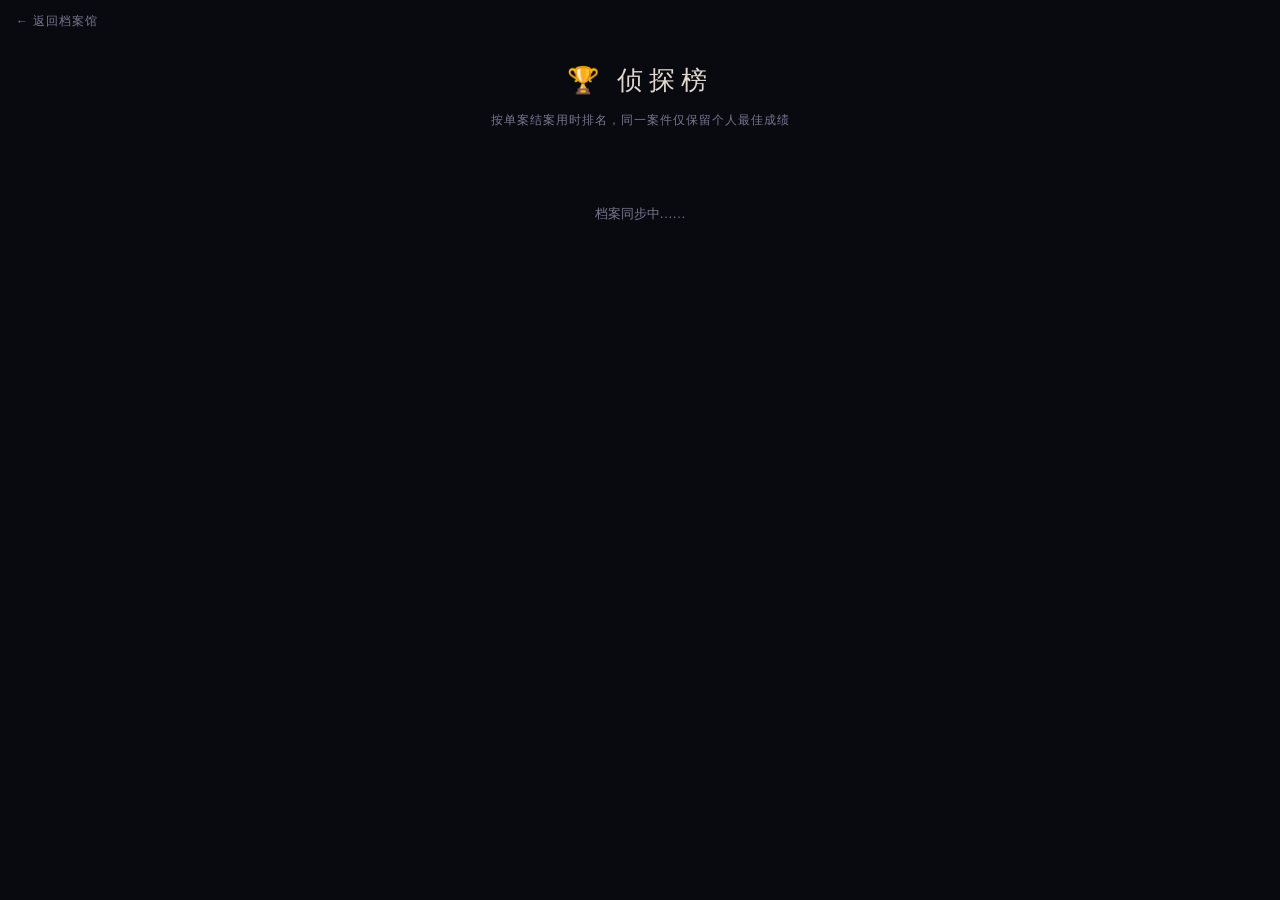
<file: pages/leaderboard.html>
<!DOCTYPE html>
<html lang="zh-CN">
<head>
<meta charset="UTF-8">
<meta name="viewport" content="width=device-width, initial-scale=1.0">
<title>侦探榜 — 暗流</title>
<link rel="stylesheet" href="../css/style.css?v=20260901">
</head>
<body class="lb-body">

<a class="back-link" href="../index.html">← 返回档案馆</a>

<div class="lb-page">
  <div class="lb-head">
    <h1>🏆 侦探榜</h1>
    <p class="lb-sub">按单案结案用时排名，同一案件仅保留个人最佳成绩</p>
  </div>
  <div id="leaderboard"></div>
</div>

<div class="toast" id="toast"></div>

<script type="module">
import { renderLeaderboard } from '../js/leaderboard.js?v=20260901';
renderLeaderboard();
</script>

</body>
</html>
</file>
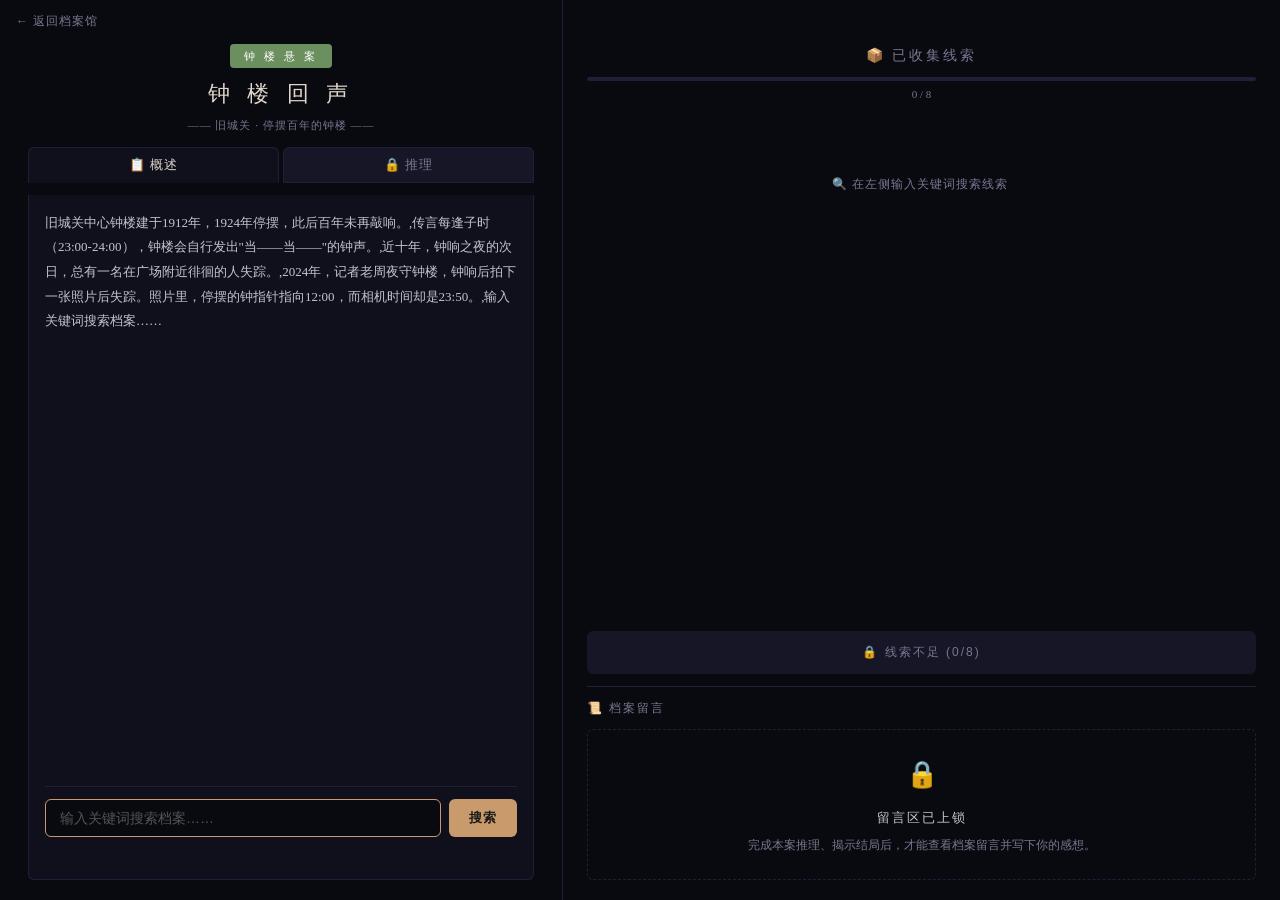
<file: pages/cases/belltower.html>
<!DOCTYPE html>
<html lang="zh-CN">
<head>
<meta charset="UTF-8">
<meta name="viewport" content="width=device-width, initial-scale=1.0">
<title>钟楼回声 — 暗流</title>
<link rel="stylesheet" href="../../css/style.css?v=20260901">
</head>
<body class="case-body">

<a class="back-link" href="../../index.html">← 返回档案馆</a>

<div class="case-layout">

  <!-- ============ 左：搜索 & 标签 ============ -->
  <div class="panel-left">
    <div id="caseTop"></div>
    <nav class="case-tabs" id="caseTabs">
      <button type="button" class="case-tab active" data-tab="overview">📋 概述</button>
      <button type="button" class="case-tab" data-tab="reasoning" id="tabReasoning">⚖ 推理</button>
    </nav>
    <div id="tabContent"></div>
  </div>

  <!-- ============ 右：已收集线索标签列 ============ -->
  <div class="panel-right" id="rightPanel">
    <div class="clue-header">
      <h2>📦 已收集线索</h2>
      <div class="clue-progress-bar"><div class="clue-progress-fill" id="clueProgressFill"></div></div>
      <div class="clue-progress-text" id="clueProgressText">0 / 0</div>
    </div>
    <div class="clue-tag-list" id="clueTagList">
      <div class="clue-empty">🔍 在左侧输入关键词搜索线索</div>
    </div>
    <button type="button" class="btn-reasoning-main" id="btnReasoningMain" disabled>⚖ 开始推理</button>
    <div class="comments-wrap" id="comments"></div>
  </div>

</div>

<div class="toast" id="toast"></div>

<div class="modal-overlay" id="modalOverlay">
  <div class="modal-box" id="modalBox">
    <div class="ending-type" id="endingType"></div>
    <h2 id="endingTitle">—</h2>
    <div class="ending-desc" id="endingDesc"></div>
    <button type="button" id="modalClose">知道了</button>
    <button type="button" id="modalBackHome">返回档案馆</button>
  </div>
</div>

<script type="module">
import { renderCase } from '../../js/case-engine.js?v=20260901';
renderCase('belltower', { homeUrl: '../../index.html' });
</script>
</body>
</html>
</file>
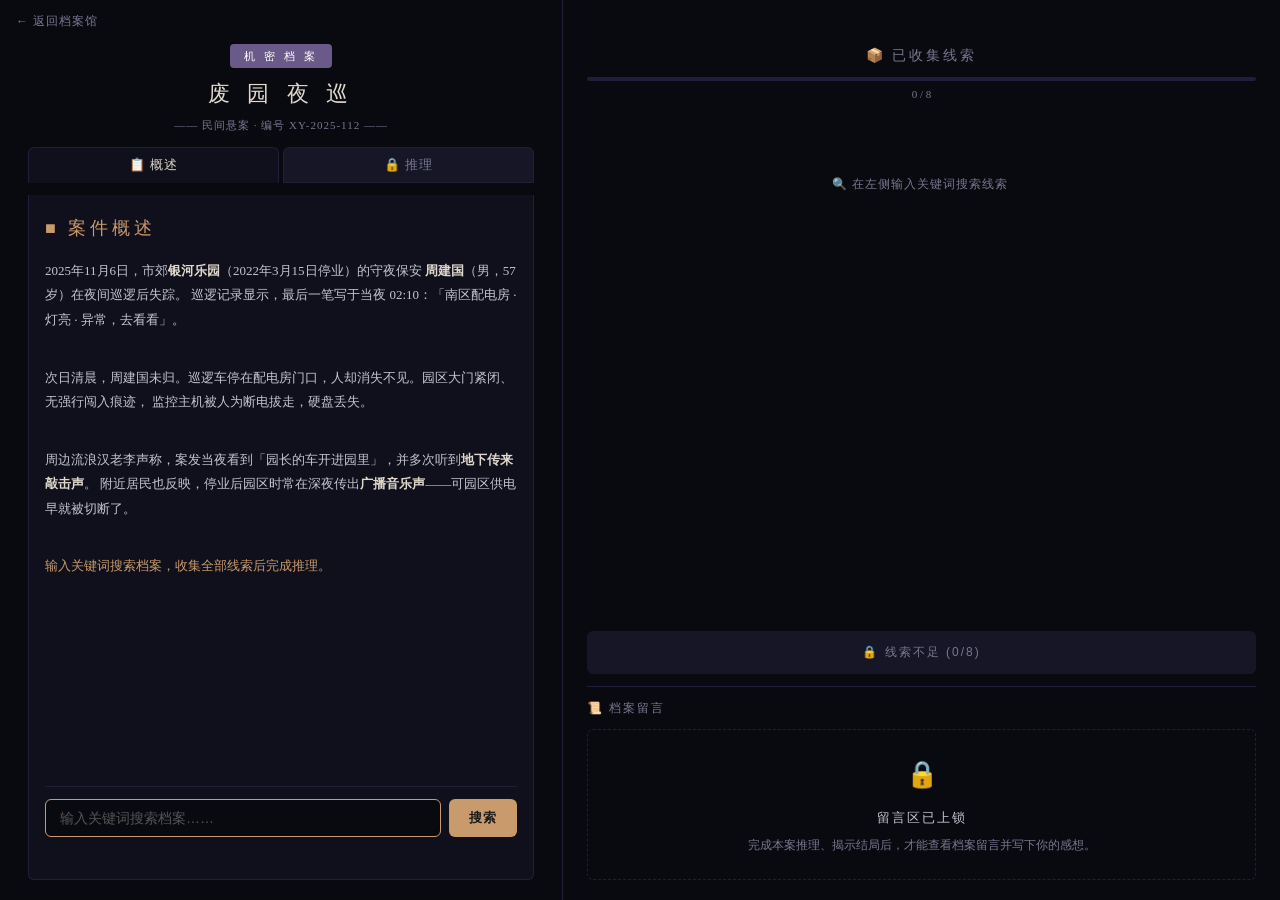
<file: pages/cases/fairground.html>
<!DOCTYPE html>
<html lang="zh-CN">
<head>
<meta charset="UTF-8">
<meta name="viewport" content="width=device-width, initial-scale=1.0">
<title>废园夜巡 — 暗流</title>
<link rel="stylesheet" href="../../css/style.css?v=20260901">
</head>
<body class="case-body">

<a class="back-link" href="../../index.html">← 返回档案馆</a>

<div class="case-layout">

  <!-- ============ 左：搜索 & 标签 ============ -->
  <div class="panel-left">
    <div id="caseTop"></div>
    <nav class="case-tabs" id="caseTabs">
      <button type="button" class="case-tab active" data-tab="overview">📋 概述</button>
      <button type="button" class="case-tab" data-tab="reasoning" id="tabReasoning">⚖ 推理</button>
    </nav>
    <div id="tabContent"></div>
  </div>

  <!-- ============ 右：已收集线索标签列 ============ -->
  <div class="panel-right" id="rightPanel">
    <div class="clue-header">
      <h2>📦 已收集线索</h2>
      <div class="clue-progress-bar"><div class="clue-progress-fill" id="clueProgressFill"></div></div>
      <div class="clue-progress-text" id="clueProgressText">0 / 0</div>
    </div>
    <div class="clue-tag-list" id="clueTagList">
      <div class="clue-empty">🔍 在左侧输入关键词搜索线索</div>
    </div>
    <button type="button" class="btn-reasoning-main" id="btnReasoningMain" disabled>⚖ 开始推理</button>
    <div class="comments-wrap" id="comments"></div>
  </div>

</div>

<div class="toast" id="toast"></div>

<div class="modal-overlay" id="modalOverlay">
  <div class="modal-box" id="modalBox">
    <div class="ending-type" id="endingType"></div>
    <h2 id="endingTitle">—</h2>
    <div class="ending-desc" id="endingDesc"></div>
    <button type="button" id="modalClose">知道了</button>
    <button type="button" id="modalBackHome">返回档案馆</button>
  </div>
</div>

<script type="module">
import { renderCase } from '../../js/case-engine.js?v=20260901';
renderCase('fairground', { homeUrl: '../../index.html' });
</script>
</body>
</html>
</file>
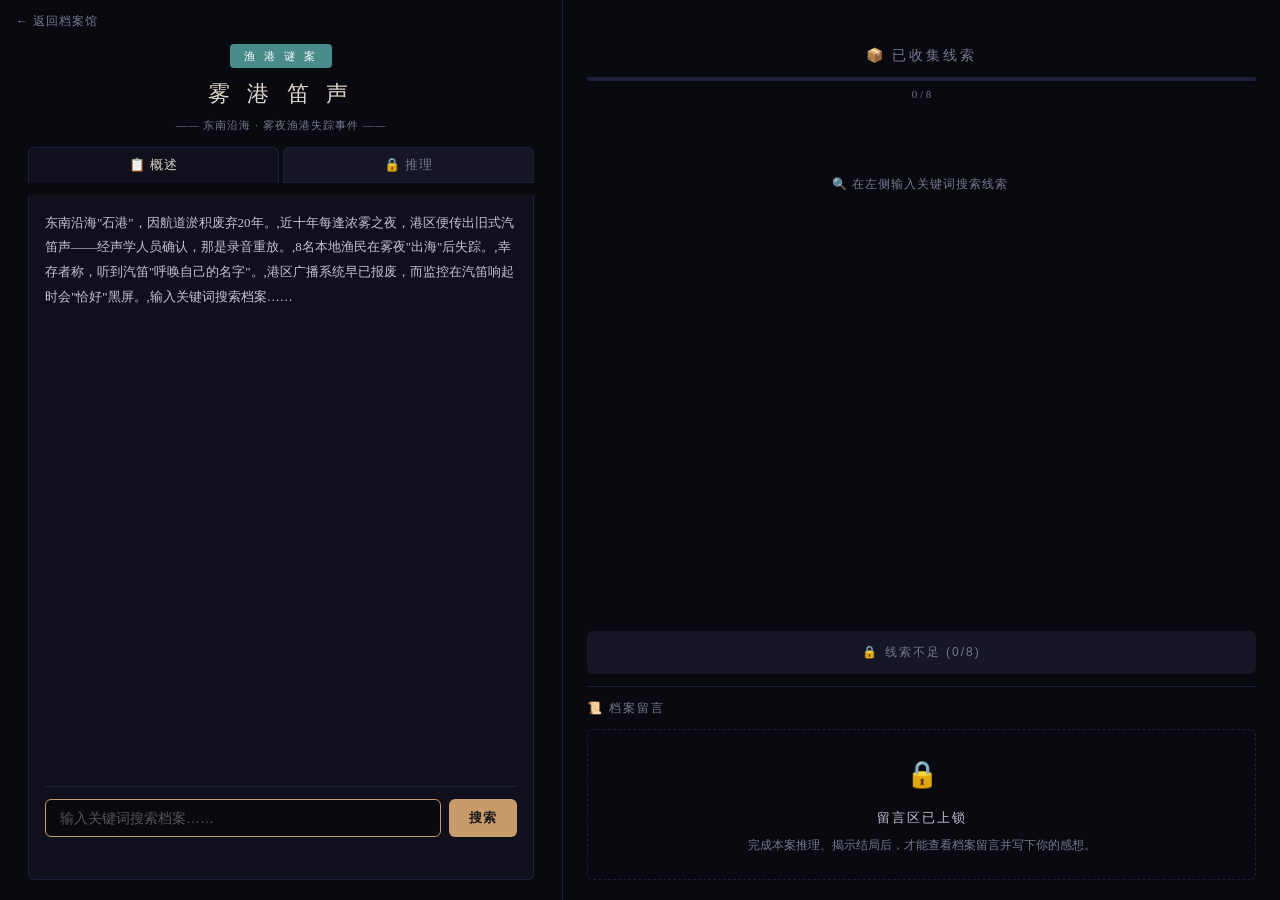
<file: pages/cases/fogport.html>
<!DOCTYPE html>
<html lang="zh-CN">
<head>
<meta charset="UTF-8">
<meta name="viewport" content="width=device-width, initial-scale=1.0">
<title>雾港笛声 — 暗流</title>
<link rel="stylesheet" href="../../css/style.css?v=20260830">
</head>
<body class="case-body">

<a class="back-link" href="../../index.html">← 返回档案馆</a>

<div class="case-layout">

  <!-- ============ 左：搜索 & 标签 ============ -->
  <div class="panel-left">
    <div id="caseTop"></div>
    <nav class="case-tabs" id="caseTabs">
      <button type="button" class="case-tab active" data-tab="overview">📋 概述</button>
      <button type="button" class="case-tab" data-tab="reasoning" id="tabReasoning">⚖ 推理</button>
    </nav>
    <div id="tabContent"></div>
  </div>

  <!-- ============ 右：已收集线索标签列 ============ -->
  <div class="panel-right" id="rightPanel">
    <div class="clue-header">
      <h2>📦 已收集线索</h2>
      <div class="clue-progress-bar"><div class="clue-progress-fill" id="clueProgressFill"></div></div>
      <div class="clue-progress-text" id="clueProgressText">0 / 0</div>
    </div>
    <div class="clue-tag-list" id="clueTagList">
      <div class="clue-empty">🔍 在左侧输入关键词搜索线索</div>
    </div>
    <button type="button" class="btn-reasoning-main" id="btnReasoningMain" disabled>⚖ 开始推理</button>
    <div class="comments-wrap" id="comments"></div>
  </div>

</div>

<div class="toast" id="toast"></div>

<div class="modal-overlay" id="modalOverlay">
  <div class="modal-box" id="modalBox">
    <div class="ending-type" id="endingType"></div>
    <h2 id="endingTitle">—</h2>
    <div class="ending-desc" id="endingDesc"></div>
    <button type="button" id="modalClose">知道了</button>
    <button type="button" id="modalBackHome">返回档案馆</button>
  </div>
</div>

<script type="module">
import { renderCase } from '../../js/case-engine.js?v=20260830';
renderCase('fogport', { homeUrl: '../../index.html' });
</script>
</body>
</html>
</file>
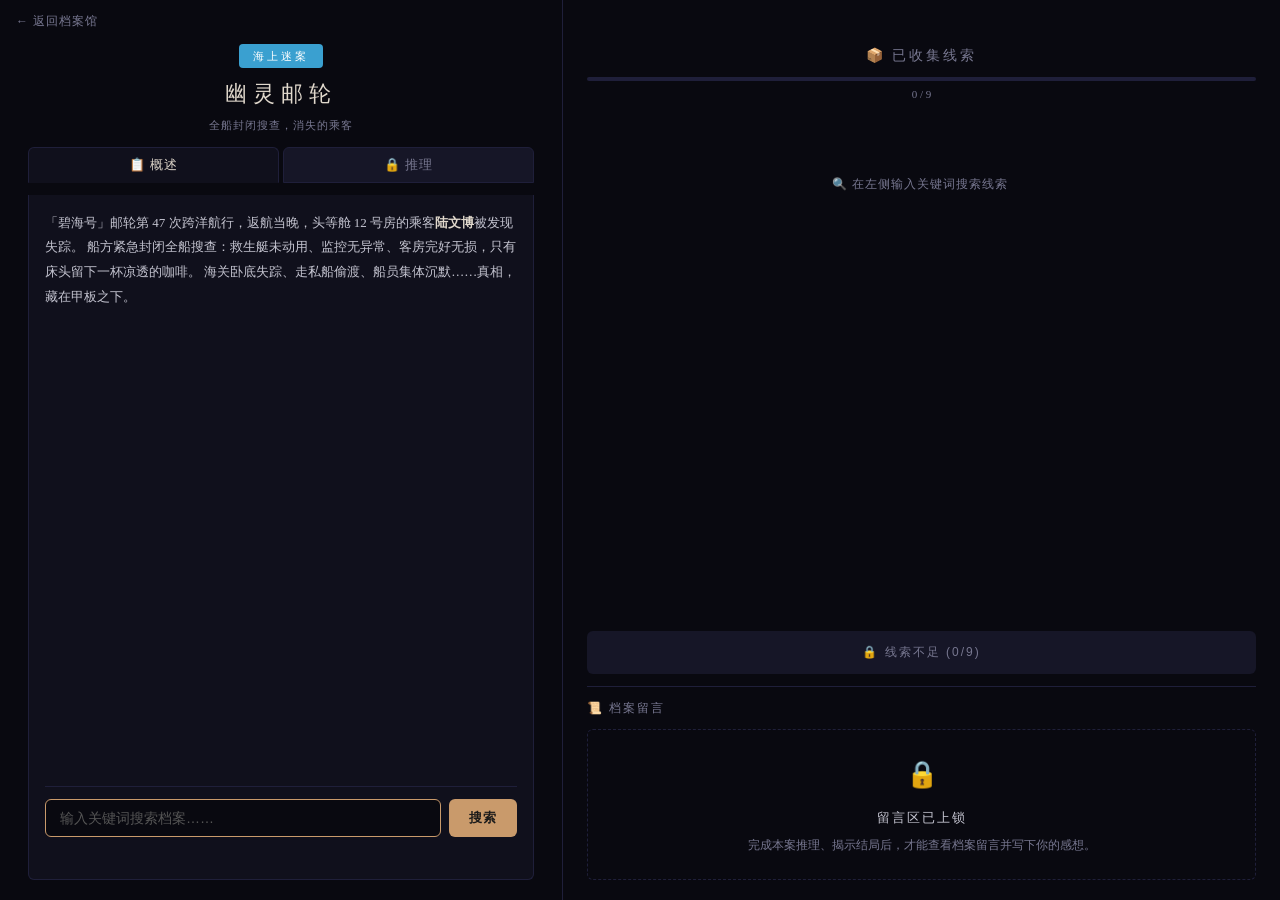
<file: pages/cases/ghostship.html>
<!DOCTYPE html>
<html lang="zh-CN">
<head>
<meta charset="UTF-8">
<meta name="viewport" content="width=device-width, initial-scale=1.0">
<title>幽灵邮轮 — 暗流</title>
<link rel="stylesheet" href="../../css/style.css?v=20260901">
</head>
<body class="case-body">

<a class="back-link" href="../../index.html">← 返回档案馆</a>

<div class="case-layout">

  <!-- ============ 左：搜索 & 标签 ============ -->
  <div class="panel-left">
    <div id="caseTop"></div>
    <nav class="case-tabs" id="caseTabs">
      <button type="button" class="case-tab active" data-tab="overview">📋 概述</button>
      <button type="button" class="case-tab" data-tab="reasoning" id="tabReasoning">⚖ 推理</button>
    </nav>
    <div id="tabContent"></div>
  </div>

  <!-- ============ 右：已收集线索标签列 ============ -->
  <div class="panel-right" id="rightPanel">
    <div class="clue-header">
      <h2>📦 已收集线索</h2>
      <div class="clue-progress-bar"><div class="clue-progress-fill" id="clueProgressFill"></div></div>
      <div class="clue-progress-text" id="clueProgressText">0 / 0</div>
    </div>
    <div class="clue-tag-list" id="clueTagList">
      <div class="clue-empty">🔍 在左侧输入关键词搜索线索</div>
    </div>
    <button type="button" class="btn-reasoning-main" id="btnReasoningMain" disabled>⚖ 开始推理</button>
    <div class="comments-wrap" id="comments"></div>
  </div>

</div>

<div class="toast" id="toast"></div>

<div class="modal-overlay" id="modalOverlay">
  <div class="modal-box" id="modalBox">
    <div class="ending-type" id="endingType"></div>
    <h2 id="endingTitle">—</h2>
    <div class="ending-desc" id="endingDesc"></div>
    <button type="button" id="modalClose">知道了</button>
    <button type="button" id="modalBackHome">返回档案馆</button>
  </div>
</div>

<script type="module">
import { renderCase } from '../../js/case-engine.js?v=20260901';
renderCase('ghostship', { homeUrl: '../../index.html' });
</script>
</body>
</html>
</file>
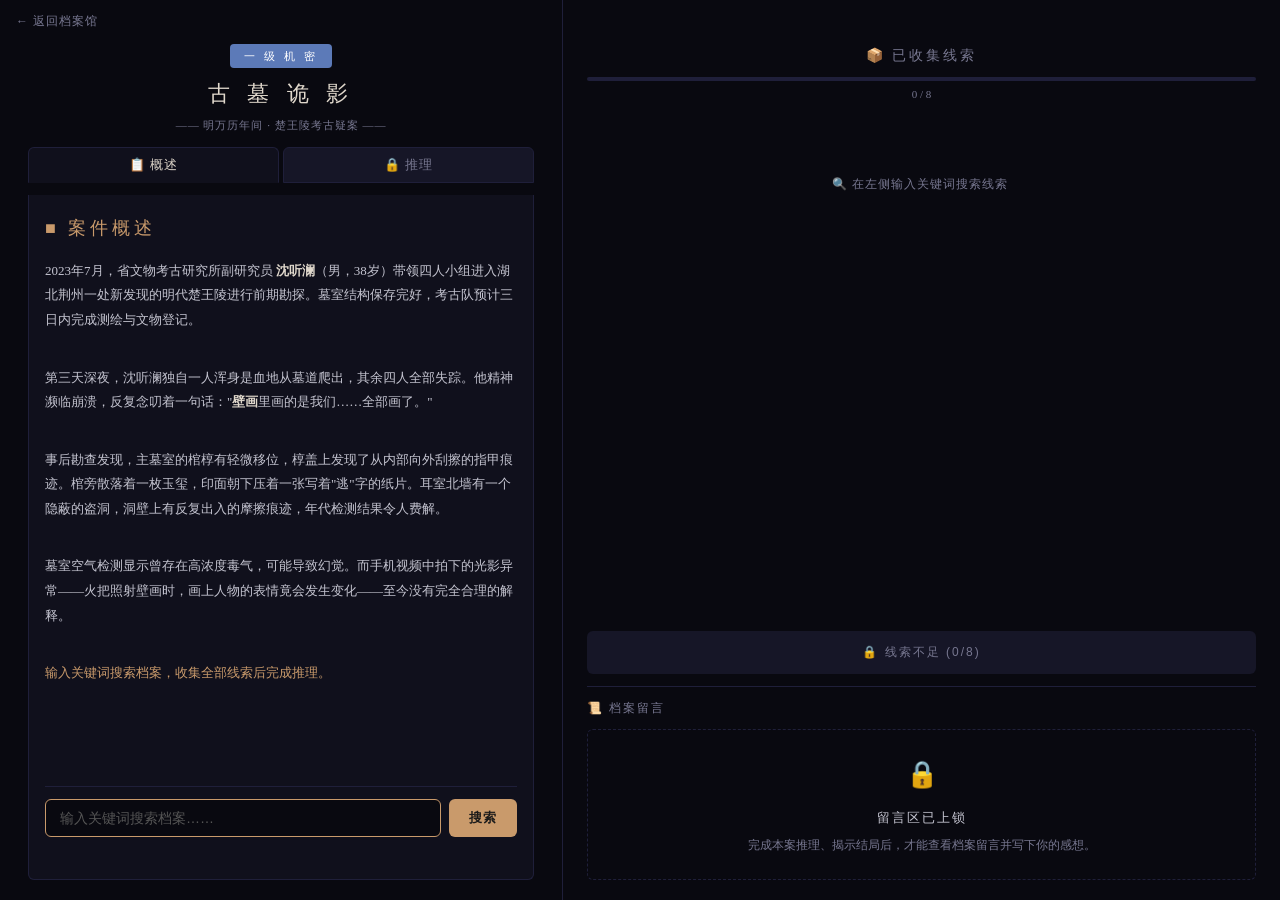
<file: pages/cases/gumu.html>
<!DOCTYPE html>
<html lang="zh-CN">
<head>
<meta charset="UTF-8">
<meta name="viewport" content="width=device-width, initial-scale=1.0">
<title>古墓诡影·明陵秘录 — 暗流</title>
<link rel="stylesheet" href="../../css/style.css?v=20260901">
</head>
<body class="case-body">

<a class="back-link" href="../../index.html">← 返回档案馆</a>

<div class="case-layout">

  <div class="panel-left">
    <div id="caseTop"></div>
    <nav class="case-tabs" id="caseTabs">
      <button type="button" class="case-tab active" data-tab="overview">📋 概述</button>
      <button type="button" class="case-tab" data-tab="reasoning" id="tabReasoning">⚖ 推理</button>
    </nav>
    <div id="tabContent"></div>
  </div>

  <div class="panel-right" id="rightPanel">
    <div class="clue-header">
      <h2>📦 已收集线索</h2>
      <div class="clue-progress-bar"><div class="clue-progress-fill" id="clueProgressFill"></div></div>
      <div class="clue-progress-text" id="clueProgressText">0 / 0</div>
    </div>
    <div class="clue-tag-list" id="clueTagList">
      <div class="clue-empty">🔍 在左侧输入关键词搜索线索</div>
    </div>
    <button type="button" class="btn-reasoning-main" id="btnReasoningMain" disabled>⚖ 开始推理</button>
    <div class="comments-wrap" id="comments"></div>
  </div>

</div>

<div class="toast" id="toast"></div>

<div class="modal-overlay" id="modalOverlay">
  <div class="modal-box" id="modalBox">
    <div class="ending-type" id="endingType"></div>
    <h2 id="endingTitle">—</h2>
    <div class="ending-desc" id="endingDesc"></div>
    <button type="button" id="modalClose">知道了</button>
    <button type="button" id="modalBackHome">返回档案馆</button>
  </div>
</div>

<script type="module">
import { renderCase } from '../../js/case-engine.js?v=20260901';
renderCase('gumu', { homeUrl: '../../index.html' });
</script>
</body>
</html>
</file>
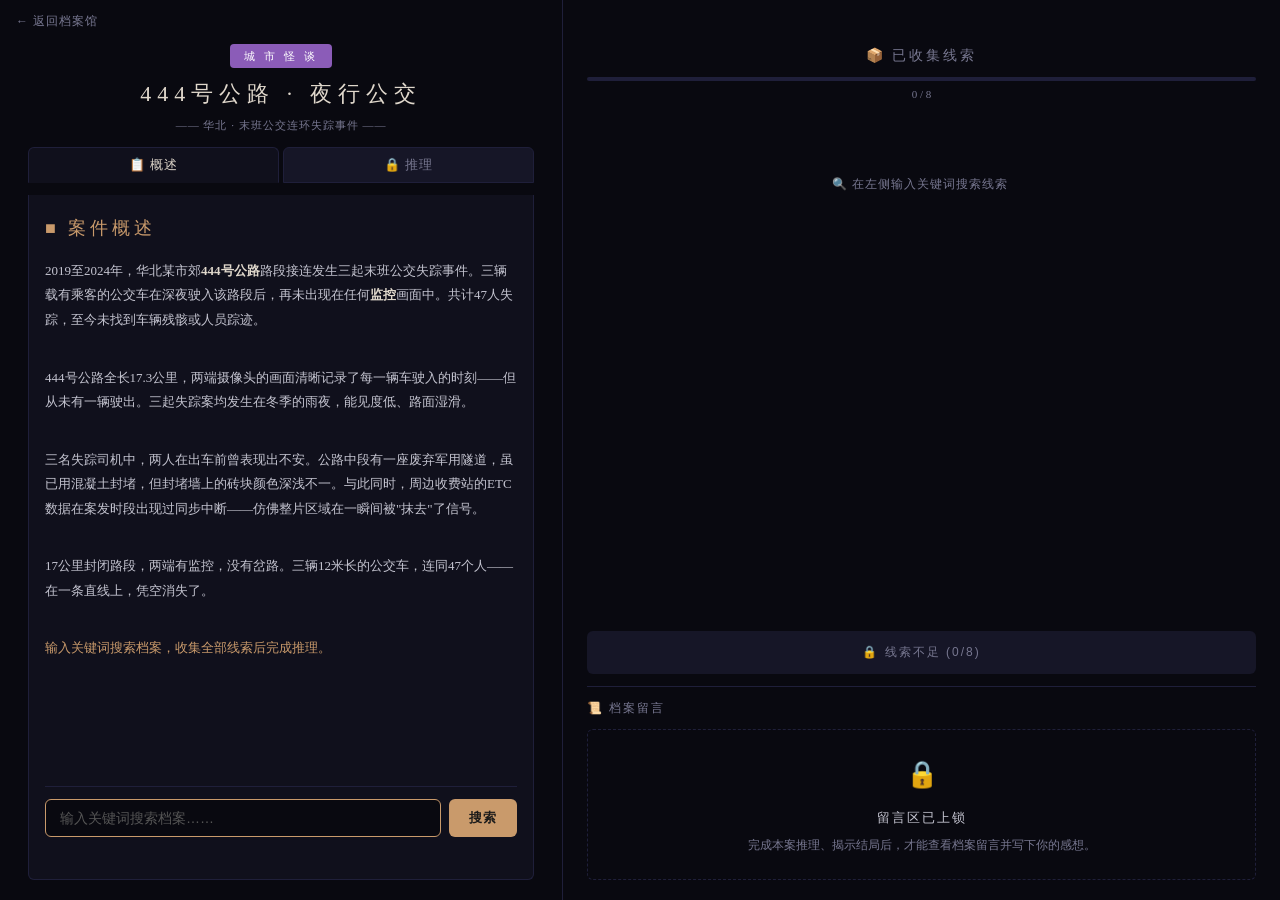
<file: pages/cases/highway444.html>
<!DOCTYPE html>
<html lang="zh-CN">
<head>
<meta charset="UTF-8">
<meta name="viewport" content="width=device-width, initial-scale=1.0">
<title>444号公路·夜行公交 — 暗流</title>
<link rel="stylesheet" href="../../css/style.css?v=20260901">
</head>
<body class="case-body">

<a class="back-link" href="../../index.html">← 返回档案馆</a>

<div class="case-layout">

  <div class="panel-left">
    <div id="caseTop"></div>
    <nav class="case-tabs" id="caseTabs">
      <button type="button" class="case-tab active" data-tab="overview">📋 概述</button>
      <button type="button" class="case-tab" data-tab="reasoning" id="tabReasoning">⚖ 推理</button>
    </nav>
    <div id="tabContent"></div>
  </div>

  <div class="panel-right" id="rightPanel">
    <div class="clue-header">
      <h2>📦 已收集线索</h2>
      <div class="clue-progress-bar"><div class="clue-progress-fill" id="clueProgressFill"></div></div>
      <div class="clue-progress-text" id="clueProgressText">0 / 0</div>
    </div>
    <div class="clue-tag-list" id="clueTagList">
      <div class="clue-empty">🔍 在左侧输入关键词搜索线索</div>
    </div>
    <button type="button" class="btn-reasoning-main" id="btnReasoningMain" disabled>⚖ 开始推理</button>
    <div class="comments-wrap" id="comments"></div>
  </div>

</div>

<div class="toast" id="toast"></div>

<div class="modal-overlay" id="modalOverlay">
  <div class="modal-box" id="modalBox">
    <div class="ending-type" id="endingType"></div>
    <h2 id="endingTitle">—</h2>
    <div class="ending-desc" id="endingDesc"></div>
    <button type="button" id="modalClose">知道了</button>
    <button type="button" id="modalBackHome">返回档案馆</button>
  </div>
</div>

<script type="module">
import { renderCase } from '../../js/case-engine.js?v=20260901';
renderCase('highway444', { homeUrl: '../../index.html' });
</script>
</body>
</html>
</file>
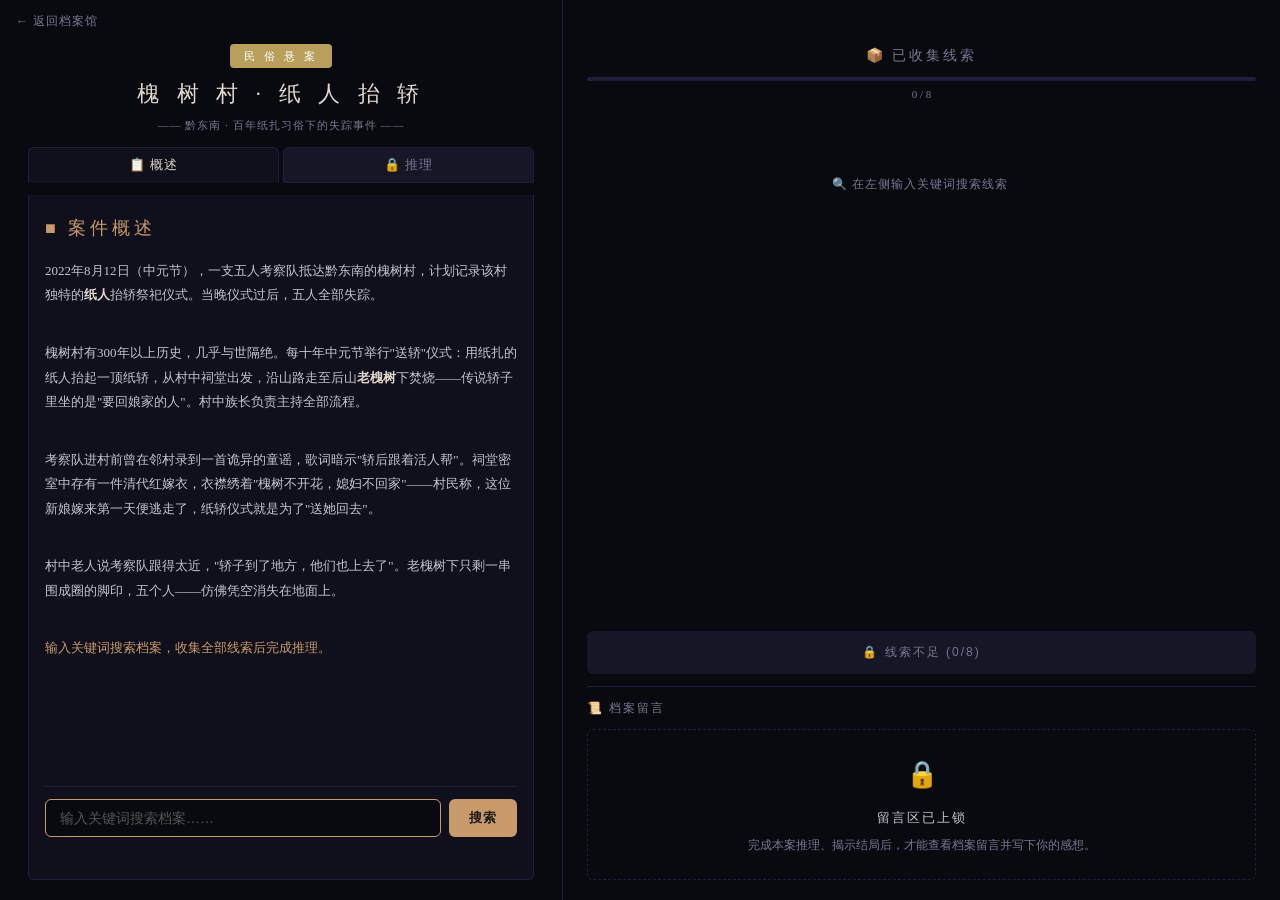
<file: pages/cases/huaishu.html>
<!DOCTYPE html>
<html lang="zh-CN">
<head>
<meta charset="UTF-8">
<meta name="viewport" content="width=device-width, initial-scale=1.0">
<title>槐树村·纸人抬轿 — 暗流</title>
<link rel="stylesheet" href="../../css/style.css?v=20260901">
</head>
<body class="case-body">

<a class="back-link" href="../../index.html">← 返回档案馆</a>

<div class="case-layout">

  <div class="panel-left">
    <div id="caseTop"></div>
    <nav class="case-tabs" id="caseTabs">
      <button type="button" class="case-tab active" data-tab="overview">📋 概述</button>
      <button type="button" class="case-tab" data-tab="reasoning" id="tabReasoning">⚖ 推理</button>
    </nav>
    <div id="tabContent"></div>
  </div>

  <div class="panel-right" id="rightPanel">
    <div class="clue-header">
      <h2>📦 已收集线索</h2>
      <div class="clue-progress-bar"><div class="clue-progress-fill" id="clueProgressFill"></div></div>
      <div class="clue-progress-text" id="clueProgressText">0 / 0</div>
    </div>
    <div class="clue-tag-list" id="clueTagList">
      <div class="clue-empty">🔍 在左侧输入关键词搜索线索</div>
    </div>
    <button type="button" class="btn-reasoning-main" id="btnReasoningMain" disabled>⚖ 开始推理</button>
    <div class="comments-wrap" id="comments"></div>
  </div>

</div>

<div class="toast" id="toast"></div>

<div class="modal-overlay" id="modalOverlay">
  <div class="modal-box" id="modalBox">
    <div class="ending-type" id="endingType"></div>
    <h2 id="endingTitle">—</h2>
    <div class="ending-desc" id="endingDesc"></div>
    <button type="button" id="modalClose">知道了</button>
    <button type="button" id="modalBackHome">返回档案馆</button>
  </div>
</div>

<script type="module">
import { renderCase } from '../../js/case-engine.js?v=20260901';
renderCase('huaishu', { homeUrl: '../../index.html' });
</script>
</body>
</html>
</file>
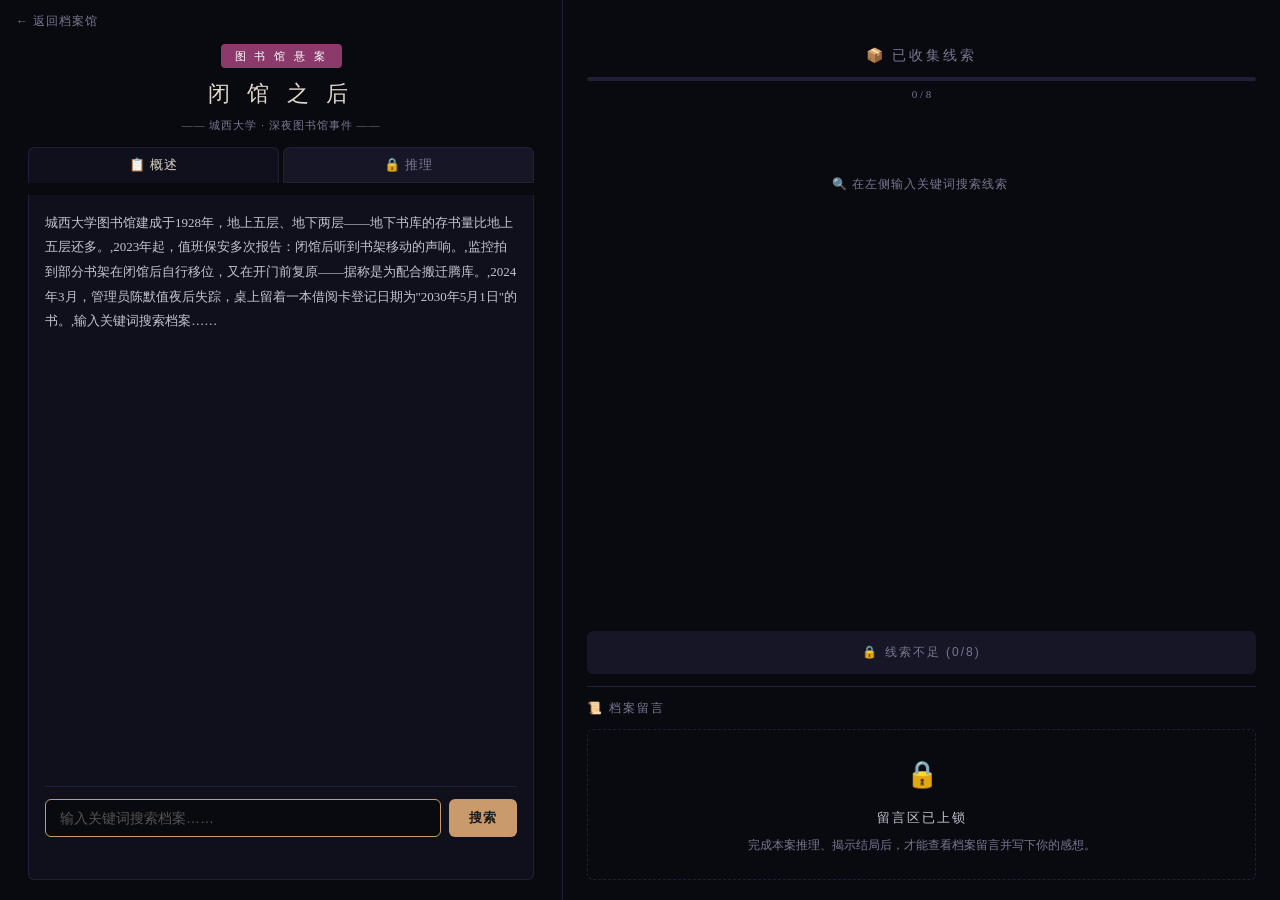
<file: pages/cases/library.html>
<!DOCTYPE html>
<html lang="zh-CN">
<head>
<meta charset="UTF-8">
<meta name="viewport" content="width=device-width, initial-scale=1.0">
<title>闭馆之后 — 暗流</title>
<link rel="stylesheet" href="../../css/style.css?v=20260901">
</head>
<body class="case-body">

<a class="back-link" href="../../index.html">← 返回档案馆</a>

<div class="case-layout">

  <!-- ============ 左：搜索 & 标签 ============ -->
  <div class="panel-left">
    <div id="caseTop"></div>
    <nav class="case-tabs" id="caseTabs">
      <button type="button" class="case-tab active" data-tab="overview">📋 概述</button>
      <button type="button" class="case-tab" data-tab="reasoning" id="tabReasoning">⚖ 推理</button>
    </nav>
    <div id="tabContent"></div>
  </div>

  <!-- ============ 右：已收集线索标签列 ============ -->
  <div class="panel-right" id="rightPanel">
    <div class="clue-header">
      <h2>📦 已收集线索</h2>
      <div class="clue-progress-bar"><div class="clue-progress-fill" id="clueProgressFill"></div></div>
      <div class="clue-progress-text" id="clueProgressText">0 / 0</div>
    </div>
    <div class="clue-tag-list" id="clueTagList">
      <div class="clue-empty">🔍 在左侧输入关键词搜索线索</div>
    </div>
    <button type="button" class="btn-reasoning-main" id="btnReasoningMain" disabled>⚖ 开始推理</button>
    <div class="comments-wrap" id="comments"></div>
  </div>

</div>

<div class="toast" id="toast"></div>

<div class="modal-overlay" id="modalOverlay">
  <div class="modal-box" id="modalBox">
    <div class="ending-type" id="endingType"></div>
    <h2 id="endingTitle">—</h2>
    <div class="ending-desc" id="endingDesc"></div>
    <button type="button" id="modalClose">知道了</button>
    <button type="button" id="modalBackHome">返回档案馆</button>
  </div>
</div>

<script type="module">
import { renderCase } from '../../js/case-engine.js?v=20260901';
renderCase('library', { homeUrl: '../../index.html' });
</script>
</body>
</html>
</file>
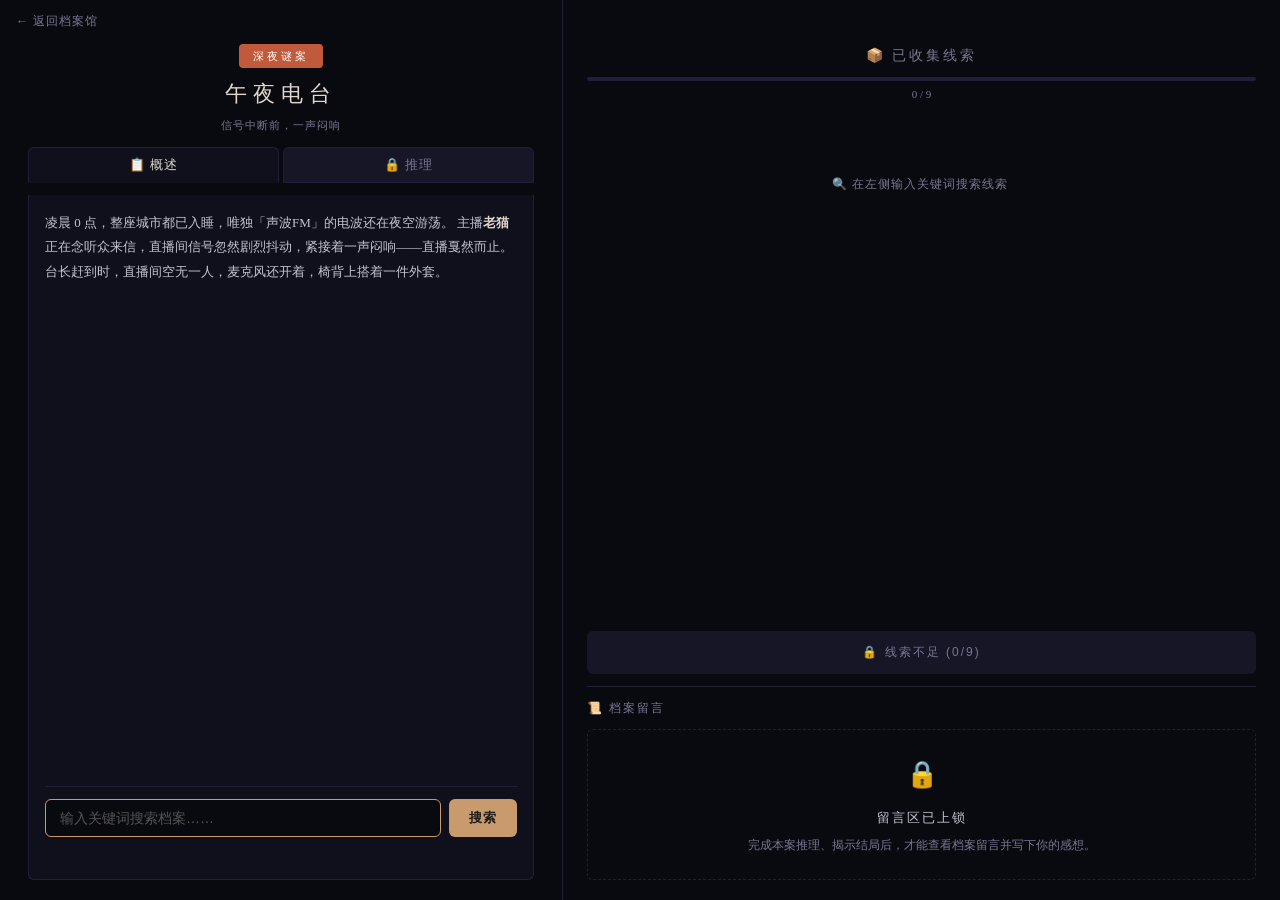
<file: pages/cases/midnightfm.html>
<!DOCTYPE html>
<html lang="zh-CN">
<head>
<meta charset="UTF-8">
<meta name="viewport" content="width=device-width, initial-scale=1.0">
<title>午夜电台 — 暗流</title>
<link rel="stylesheet" href="../../css/style.css?v=20260901">
</head>
<body class="case-body">

<a class="back-link" href="../../index.html">← 返回档案馆</a>

<div class="case-layout">

  <!-- ============ 左：搜索 & 标签 ============ -->
  <div class="panel-left">
    <div id="caseTop"></div>
    <nav class="case-tabs" id="caseTabs">
      <button type="button" class="case-tab active" data-tab="overview">📋 概述</button>
      <button type="button" class="case-tab" data-tab="reasoning" id="tabReasoning">⚖ 推理</button>
    </nav>
    <div id="tabContent"></div>
  </div>

  <!-- ============ 右：已收集线索标签列 ============ -->
  <div class="panel-right" id="rightPanel">
    <div class="clue-header">
      <h2>📦 已收集线索</h2>
      <div class="clue-progress-bar"><div class="clue-progress-fill" id="clueProgressFill"></div></div>
      <div class="clue-progress-text" id="clueProgressText">0 / 0</div>
    </div>
    <div class="clue-tag-list" id="clueTagList">
      <div class="clue-empty">🔍 在左侧输入关键词搜索线索</div>
    </div>
    <button type="button" class="btn-reasoning-main" id="btnReasoningMain" disabled>⚖ 开始推理</button>
    <div class="comments-wrap" id="comments"></div>
  </div>

</div>

<div class="toast" id="toast"></div>

<div class="modal-overlay" id="modalOverlay">
  <div class="modal-box" id="modalBox">
    <div class="ending-type" id="endingType"></div>
    <h2 id="endingTitle">—</h2>
    <div class="ending-desc" id="endingDesc"></div>
    <button type="button" id="modalClose">知道了</button>
    <button type="button" id="modalBackHome">返回档案馆</button>
  </div>
</div>

<script type="module">
import { renderCase } from '../../js/case-engine.js?v=20260901';
renderCase('midnightfm', { homeUrl: '../../index.html' });
</script>
</body>
</html>
</file>
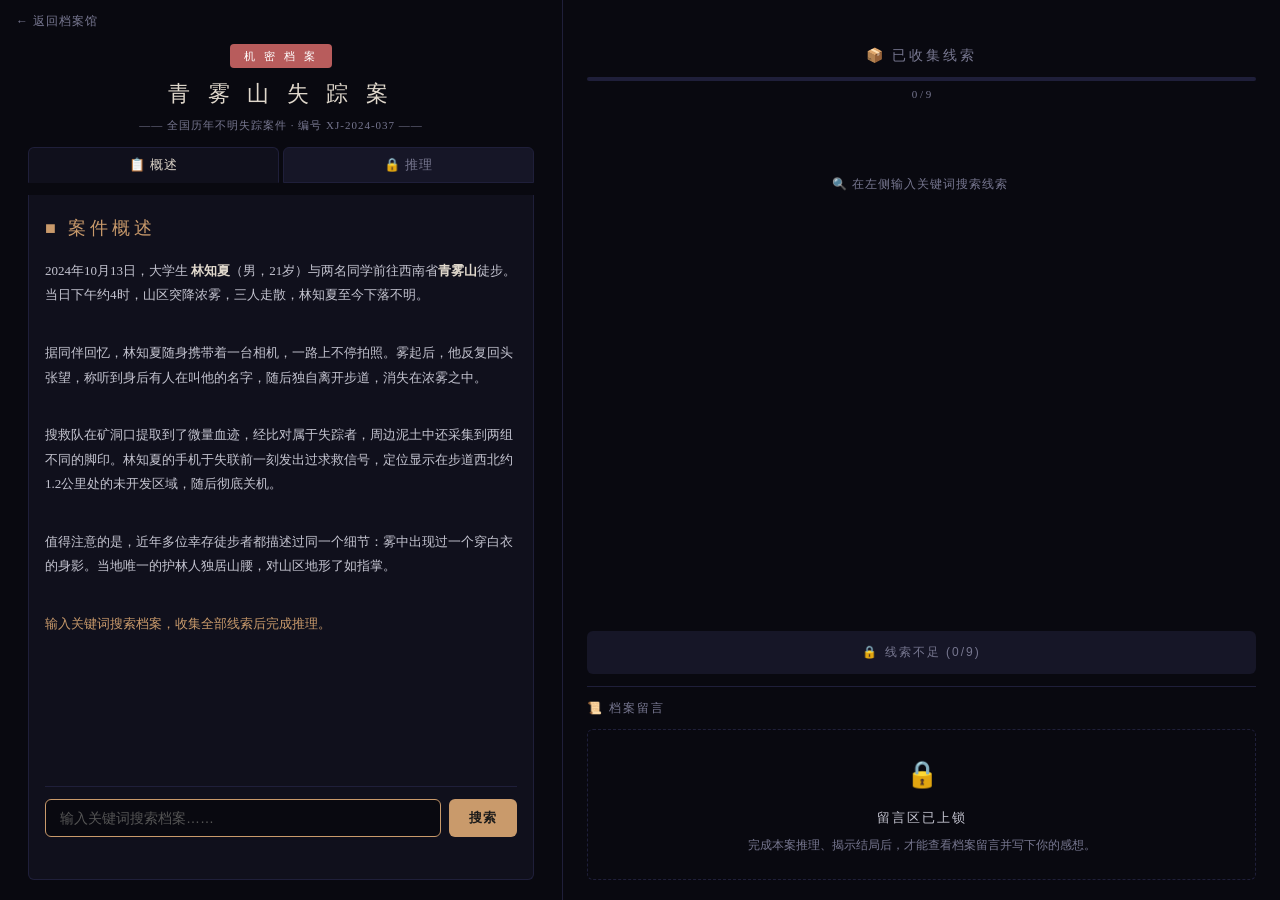
<file: pages/cases/qingwushan.html>
<!DOCTYPE html>
<html lang="zh-CN">
<head>
<meta charset="UTF-8">
<meta name="viewport" content="width=device-width, initial-scale=1.0">
<title>青雾山失踪案 — 暗流</title>
<link rel="stylesheet" href="../../css/style.css?v=20260901">
</head>
<body class="case-body">

<a class="back-link" href="../../index.html">← 返回档案馆</a>

<div class="case-layout">

  <!-- ============ 左：搜索 & 标签 ============ -->
  <div class="panel-left">
    <div id="caseTop"></div>
    <nav class="case-tabs" id="caseTabs">
      <button type="button" class="case-tab active" data-tab="overview">📋 概述</button>
      <button type="button" class="case-tab" data-tab="reasoning" id="tabReasoning">⚖ 推理</button>
    </nav>
    <div id="tabContent"></div>
  </div>

  <!-- ============ 右：已收集线索标签列 ============ -->
  <div class="panel-right" id="rightPanel">
    <div class="clue-header">
      <h2>📦 已收集线索</h2>
      <div class="clue-progress-bar"><div class="clue-progress-fill" id="clueProgressFill"></div></div>
      <div class="clue-progress-text" id="clueProgressText">0 / 0</div>
    </div>
    <div class="clue-tag-list" id="clueTagList">
      <div class="clue-empty">🔍 在左侧输入关键词搜索线索</div>
    </div>
    <button type="button" class="btn-reasoning-main" id="btnReasoningMain" disabled>⚖ 开始推理</button>
    <div class="comments-wrap" id="comments"></div>
  </div>

</div>

<div class="toast" id="toast"></div>

<div class="modal-overlay" id="modalOverlay">
  <div class="modal-box" id="modalBox">
    <div class="ending-type" id="endingType"></div>
    <h2 id="endingTitle">—</h2>
    <div class="ending-desc" id="endingDesc"></div>
    <button type="button" id="modalClose">知道了</button>
    <button type="button" id="modalBackHome">返回档案馆</button>
  </div>
</div>

<script type="module">
import { renderCase } from '../../js/case-engine.js?v=20260901';
renderCase('qingwushan', { homeUrl: '../../index.html' });
</script>
</body>
</html>
</file>
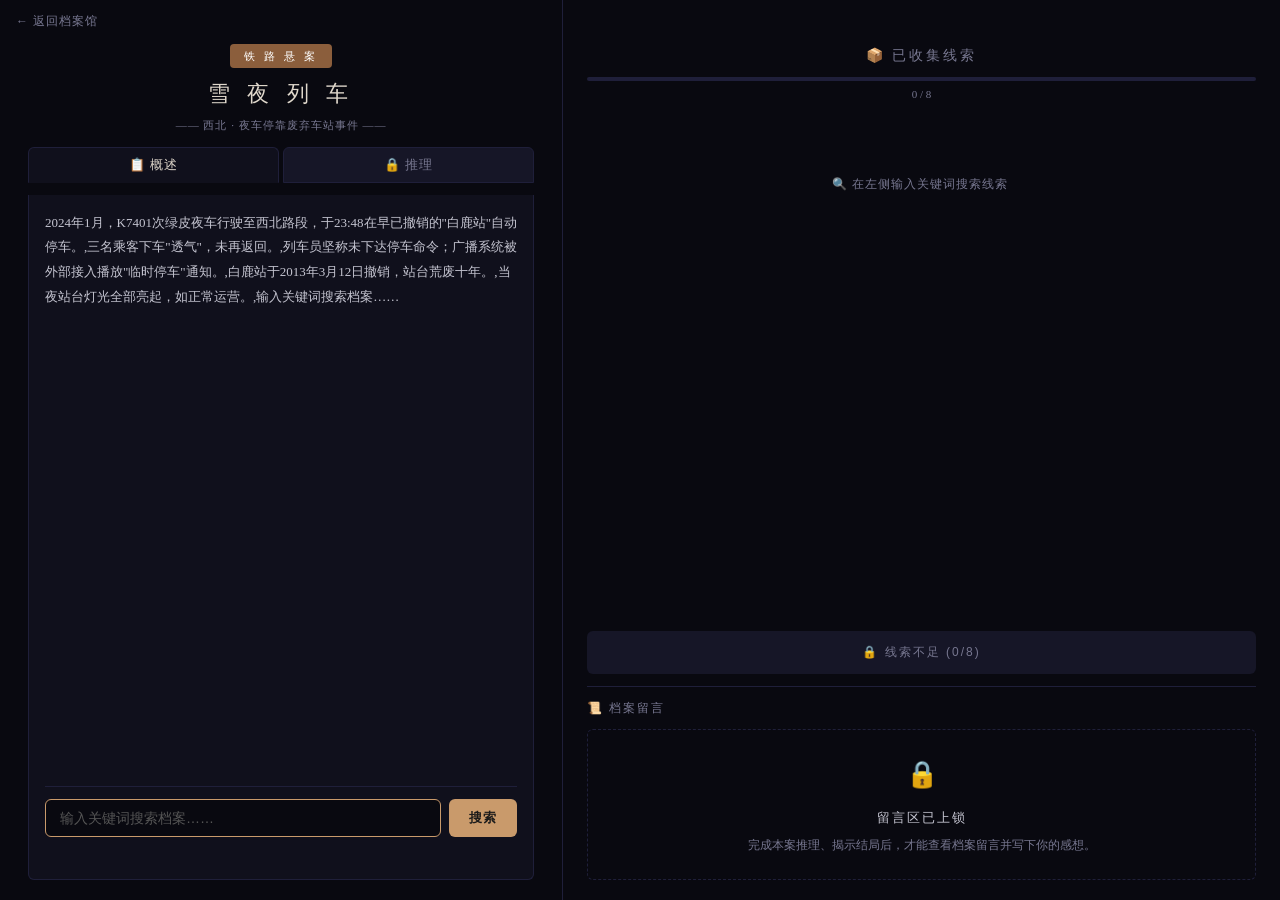
<file: pages/cases/snowtrain.html>
<!DOCTYPE html>
<html lang="zh-CN">
<head>
<meta charset="UTF-8">
<meta name="viewport" content="width=device-width, initial-scale=1.0">
<title>雪夜列车 — 暗流</title>
<link rel="stylesheet" href="../../css/style.css?v=20260901">
</head>
<body class="case-body">

<a class="back-link" href="../../index.html">← 返回档案馆</a>

<div class="case-layout">

  <!-- ============ 左：搜索 & 标签 ============ -->
  <div class="panel-left">
    <div id="caseTop"></div>
    <nav class="case-tabs" id="caseTabs">
      <button type="button" class="case-tab active" data-tab="overview">📋 概述</button>
      <button type="button" class="case-tab" data-tab="reasoning" id="tabReasoning">⚖ 推理</button>
    </nav>
    <div id="tabContent"></div>
  </div>

  <!-- ============ 右：已收集线索标签列 ============ -->
  <div class="panel-right" id="rightPanel">
    <div class="clue-header">
      <h2>📦 已收集线索</h2>
      <div class="clue-progress-bar"><div class="clue-progress-fill" id="clueProgressFill"></div></div>
      <div class="clue-progress-text" id="clueProgressText">0 / 0</div>
    </div>
    <div class="clue-tag-list" id="clueTagList">
      <div class="clue-empty">🔍 在左侧输入关键词搜索线索</div>
    </div>
    <button type="button" class="btn-reasoning-main" id="btnReasoningMain" disabled>⚖ 开始推理</button>
    <div class="comments-wrap" id="comments"></div>
  </div>

</div>

<div class="toast" id="toast"></div>

<div class="modal-overlay" id="modalOverlay">
  <div class="modal-box" id="modalBox">
    <div class="ending-type" id="endingType"></div>
    <h2 id="endingTitle">—</h2>
    <div class="ending-desc" id="endingDesc"></div>
    <button type="button" id="modalClose">知道了</button>
    <button type="button" id="modalBackHome">返回档案馆</button>
  </div>
</div>

<script type="module">
import { renderCase } from '../../js/case-engine.js?v=20260901';
renderCase('snowtrain', { homeUrl: '../../index.html' });
</script>
</body>
</html>
</file>
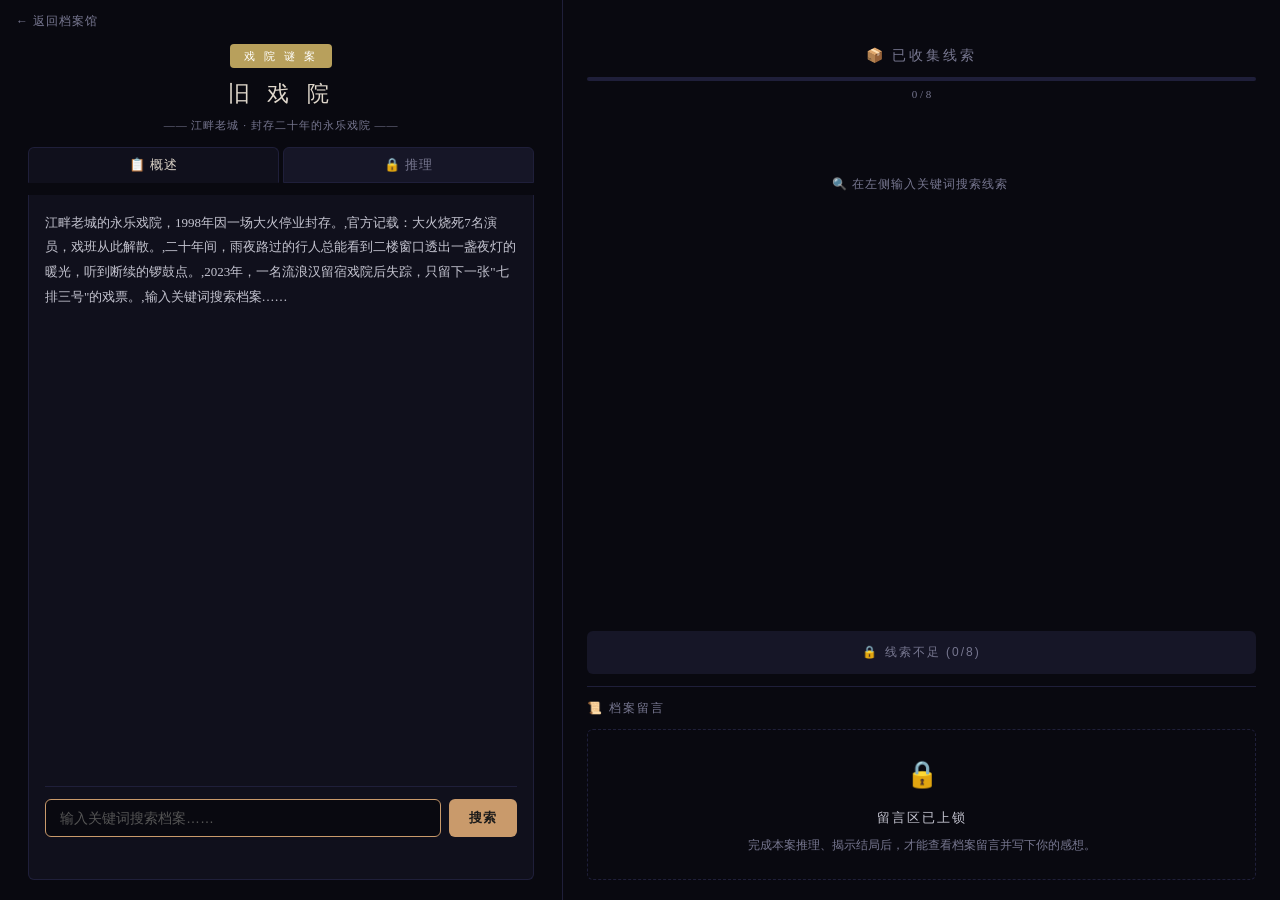
<file: pages/cases/theater.html>
<!DOCTYPE html>
<html lang="zh-CN">
<head>
<meta charset="UTF-8">
<meta name="viewport" content="width=device-width, initial-scale=1.0">
<title>旧戏院 — 暗流</title>
<link rel="stylesheet" href="../../css/style.css?v=20260901">
</head>
<body class="case-body">

<a class="back-link" href="../../index.html">← 返回档案馆</a>

<div class="case-layout">

  <!-- ============ 左：搜索 & 标签 ============ -->
  <div class="panel-left">
    <div id="caseTop"></div>
    <nav class="case-tabs" id="caseTabs">
      <button type="button" class="case-tab active" data-tab="overview">📋 概述</button>
      <button type="button" class="case-tab" data-tab="reasoning" id="tabReasoning">⚖ 推理</button>
    </nav>
    <div id="tabContent"></div>
  </div>

  <!-- ============ 右：已收集线索标签列 ============ -->
  <div class="panel-right" id="rightPanel">
    <div class="clue-header">
      <h2>📦 已收集线索</h2>
      <div class="clue-progress-bar"><div class="clue-progress-fill" id="clueProgressFill"></div></div>
      <div class="clue-progress-text" id="clueProgressText">0 / 0</div>
    </div>
    <div class="clue-tag-list" id="clueTagList">
      <div class="clue-empty">🔍 在左侧输入关键词搜索线索</div>
    </div>
    <button type="button" class="btn-reasoning-main" id="btnReasoningMain" disabled>⚖ 开始推理</button>
    <div class="comments-wrap" id="comments"></div>
  </div>

</div>

<div class="toast" id="toast"></div>

<div class="modal-overlay" id="modalOverlay">
  <div class="modal-box" id="modalBox">
    <div class="ending-type" id="endingType"></div>
    <h2 id="endingTitle">—</h2>
    <div class="ending-desc" id="endingDesc"></div>
    <button type="button" id="modalClose">知道了</button>
    <button type="button" id="modalBackHome">返回档案馆</button>
  </div>
</div>

<script type="module">
import { renderCase } from '../../js/case-engine.js?v=20260901';
renderCase('theater', { homeUrl: '../../index.html' });
</script>
</body>
</html>
</file>
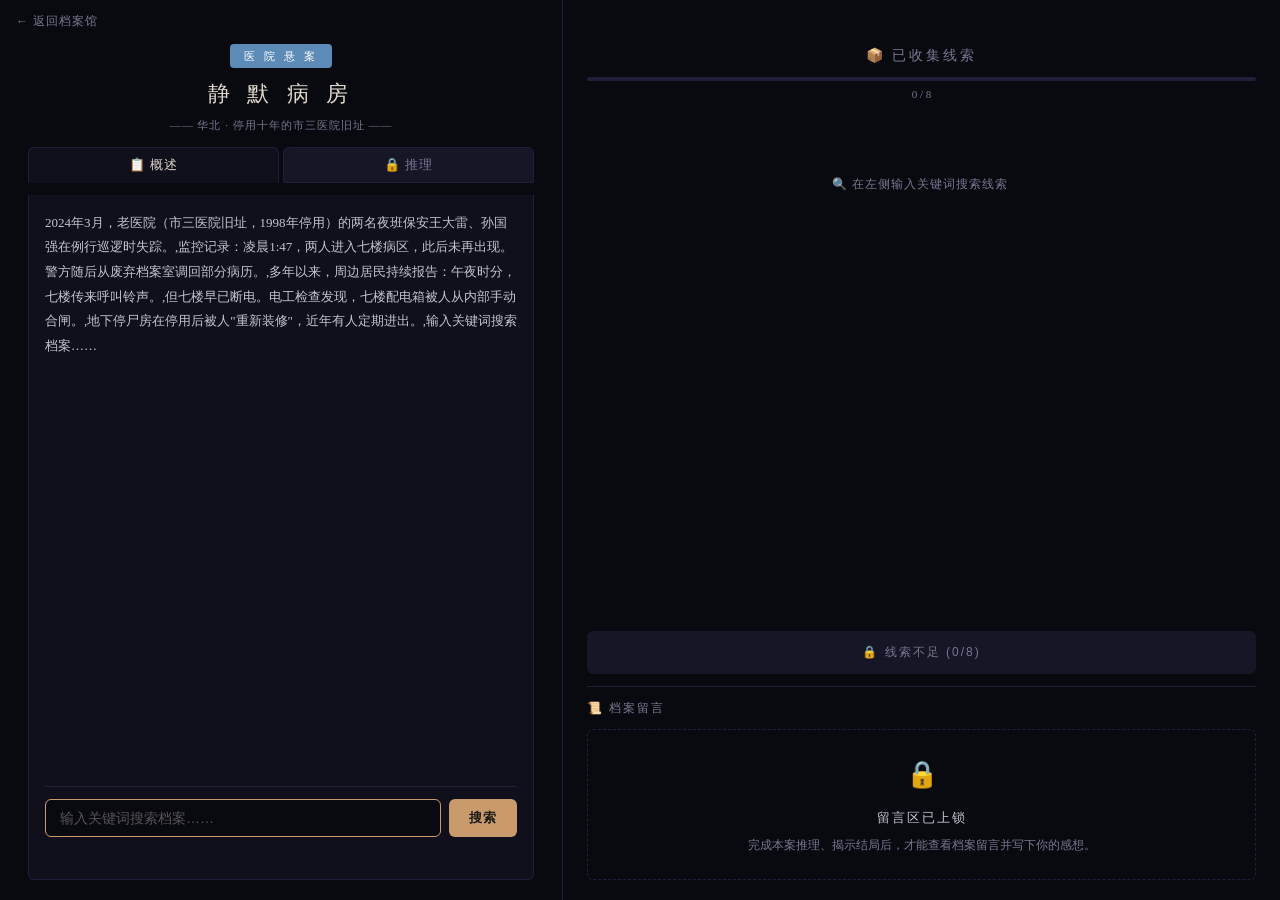
<file: pages/cases/ward.html>
<!DOCTYPE html>
<html lang="zh-CN">
<head>
<meta charset="UTF-8">
<meta name="viewport" content="width=device-width, initial-scale=1.0">
<title>静默病房 — 暗流</title>
<link rel="stylesheet" href="../../css/style.css?v=20260901">
</head>
<body class="case-body">

<a class="back-link" href="../../index.html">← 返回档案馆</a>

<div class="case-layout">

  <!-- ============ 左：搜索 & 标签 ============ -->
  <div class="panel-left">
    <div id="caseTop"></div>
    <nav class="case-tabs" id="caseTabs">
      <button type="button" class="case-tab active" data-tab="overview">📋 概述</button>
      <button type="button" class="case-tab" data-tab="reasoning" id="tabReasoning">⚖ 推理</button>
    </nav>
    <div id="tabContent"></div>
  </div>

  <!-- ============ 右：已收集线索标签列 ============ -->
  <div class="panel-right" id="rightPanel">
    <div class="clue-header">
      <h2>📦 已收集线索</h2>
      <div class="clue-progress-bar"><div class="clue-progress-fill" id="clueProgressFill"></div></div>
      <div class="clue-progress-text" id="clueProgressText">0 / 0</div>
    </div>
    <div class="clue-tag-list" id="clueTagList">
      <div class="clue-empty">🔍 在左侧输入关键词搜索线索</div>
    </div>
    <button type="button" class="btn-reasoning-main" id="btnReasoningMain" disabled>⚖ 开始推理</button>
    <div class="comments-wrap" id="comments"></div>
  </div>

</div>

<div class="toast" id="toast"></div>

<div class="modal-overlay" id="modalOverlay">
  <div class="modal-box" id="modalBox">
    <div class="ending-type" id="endingType"></div>
    <h2 id="endingTitle">—</h2>
    <div class="ending-desc" id="endingDesc"></div>
    <button type="button" id="modalClose">知道了</button>
    <button type="button" id="modalBackHome">返回档案馆</button>
  </div>
</div>

<script type="module">
import { renderCase } from '../../js/case-engine.js?v=20260901';
renderCase('ward', { homeUrl: '../../index.html' });
</script>
</body>
</html>
</file>
<file: css/style.css>
/* ===================================================================
   暗流 · 民间悬案推理档案馆 — 全局样式
   =================================================================== */
:root {
  --bg:      #090910;
  --bg2:     #10101c;
  --surface: #161627;
  --border:  #1f1f3a;
  --text:    #c4c4d0;
  --dim:     #777790;
  --gold:    #c99a6b;
  --red:     #c0392b;
  --green:   #2ecc71;
  --blue:    #5b8def;
  --tag-mystery: #8b5e3c;
  --tag-history:#6b8f5e;
  --tag-horror: #8b3a6b;
  --tag-legend: #3a5f8b;
  --radius: 6px;
  --font: "PingFang SC","Noto Serif SC","Microsoft YaHei",serif;
}

* { box-sizing:border-box; margin:0; padding:0; }

html, body {
  height:auto; min-height:100%;
  overflow-y:auto;              /* 整页滚动，滚动条贴浏览器右缘 */
  font-family:var(--font);
  background:var(--bg);
  color:var(--text);
  font-size:14px; line-height:1.65;
}

b { color:#e0d8cc; }
em { color:var(--gold); font-style:normal; }

/* ================================================================
   TOAST
   ================================================================ */
.toast {
  position:fixed; bottom:max(28px, calc(env(safe-area-inset-bottom) + 12px));
  left:50%; transform:translateX(-50%);
  background:rgba(20,20,40,.94); color:#ccc;
  padding:12px 28px; border-radius:var(--radius);
  font-size:13px; letter-spacing:1px;
  border:1px solid var(--border);
  pointer-events:none; opacity:0; transition:opacity .25s;
  z-index:9999;
}
.toast.show { opacity:1; }

/* ================================================================
   DASHBOARD — index.html
   ================================================================ */
.dashboard {
  min-height:100vh;            /* 至少一屏高，内容少时仍垂直居中 */
  display:flex; flex-direction:column; align-items:center;
  padding:40px 32px;
  max-width:1000px; margin:0 auto;
  overflow:visible;            /* 不设内部滚动，交给页面整体滚动 */
}
.dash-brand {
  text-align:center; margin-bottom:36px;
  margin-top:auto;           /* 内容少时垂直居中，内容多时随页面滚动 */
}
.dash-brand .seal {
  display:inline-block;
  width:56px; height:56px; line-height:56px;
  border:2px solid var(--gold); border-radius:50%;
  color:var(--gold); font-size:22px;
  margin-bottom:12px;
}
.dash-brand h1 {
  font-size:34px; letter-spacing:12px;
  color:#e0d8cc; font-weight:400;
}
.dash-brand .sub {
  font-size:13px; letter-spacing:4px;
  color:var(--dim); margin-top:6px;
}

.stats-row {
  display:flex; gap:40px; margin-bottom:30px;
}
.stat-item { text-align:center; }
.stat-item .num {
  font-size:30px; font-weight:bold;
  color:var(--gold); letter-spacing:2px;
}
.stat-item .label {
  font-size:12px; color:var(--dim); letter-spacing:1px;
}

.case-grid {
  display:grid;
  grid-template-columns:repeat(4, 1fr);
  gap:16px; width:100%;
  margin-bottom:auto;        /* 与 .dash-brand 的 margin-top:auto 配合，内容少时居中、多时可滚动 */
}
.case-card {
  position:relative;
  background:var(--surface);
  border:1px solid var(--border);
  border-radius:var(--radius);
  padding:20px 16px;
  cursor:pointer;
  transition:border-color .2s, transform .2s;
  text-align:center;
}
.case-card:hover {
  border-color:var(--gold);
  transform:translateY(-2px);
}
.card-badge {
  position:absolute; top:8px; right:8px;
  font-size:10px; padding:2px 8px; border-radius:4px;
  letter-spacing:1px;
}
.badge-done { background:#1a3a1a; color:#4a4; }
.badge-going{ background:#2a2a10; color:var(--gold); }
.badge-new  { background:#2a1010; color:var(--red); }

.card-icon {
  position:relative;
  width:calc(100% + 32px);      /* 抵消 .case-card 左右 padding 16px*2，让图顶到卡片边缘 */
  height:120px;
  margin:-20px -16px 14px;       /* 抵消 .case-card 上下左右 padding */
  border-radius:var(--radius) var(--radius) 0 0;
  overflow:hidden;
  background:var(--border);
}
.card-icon img {
  width:100%; height:100%;
  object-fit:cover;
  display:block;
}
.card-tag {
  display:inline-block;
  font-size:10px; padding:2px 10px; border-radius:3px;
  color:#fff; margin-bottom:8px;
}
.tag-mystery { background:var(--tag-mystery); }
.tag-history { background:var(--tag-history); }
.tag-horror  { background:var(--tag-horror); }
.tag-legend  { background:var(--tag-legend); }
.tag-folk    { background:#b8a05c; }
.card-name {
  font-size:16px; letter-spacing:2px; color:#e0d8cc;
  margin-bottom:6px;
}
.card-desc {
  font-size:11px; color:var(--dim); line-height:1.5;
}
.card-status { font-size:11px; margin-top:8px; color:var(--dim); }

/* ================================================================
   CASE PAGE — 两栏布局
   ================================================================ */
.case-body {
  background:var(--bg);
}

.back-link {
  position:fixed; top:12px; left:16px;
  z-index:100; font-size:12px;
  color:var(--dim); text-decoration:none;
  letter-spacing:1px; transition:color .2s;
}
.back-link:hover { color:var(--gold); }

.case-layout {
  display:flex;
  height:100vh;
}

/* ---- 左侧面板 ---- */
.panel-left {
  flex:0 0 44%;
  min-width:420px;
  display:flex; flex-direction:column;
  border-right:1px solid var(--border);
  padding:44px 28px 20px;
  overflow:hidden;
}
#caseTop {
  flex-shrink:0;
  text-align:center;
  margin-bottom:12px;
}
.case-badge {
  display:inline-block;
  padding:3px 14px; border-radius:4px;
  font-size:11px; letter-spacing:3px;
  color:#fff; margin-bottom:8px;
}
.case-title-main {
  font-size:22px; letter-spacing:6px;
  color:#e0d8cc; font-weight:400;
}
.case-sub {
  font-size:11px; color:var(--dim);
  letter-spacing:1px; margin-top:4px;
}

/* 标签导航 */
.case-tabs {
  flex-shrink:0;
  display:flex; gap:4px;
  margin-bottom:12px;
}
.case-tab {
  flex:1;
  padding:8px 0;
  font-size:13px; letter-spacing:1px;
  background:var(--surface);
  border:1px solid var(--border);
  color:var(--dim); cursor:pointer;
  border-radius:var(--radius) var(--radius) 0 0;
  transition:all .2s;
}
.case-tab:hover { color:#ccc; border-color:#555; }
.case-tab.active {
  color:#e0d8cc;
  border-bottom-color:var(--bg2);
  background:var(--bg2);
}

/* 标签内容 */
#tabContent {
  flex:1; overflow:hidden;
  background:var(--bg2);
  border:1px solid var(--border);
  border-top:none;
  border-radius:0 0 var(--radius) var(--radius);
  padding:16px;
  display:flex; flex-direction:column;
}

/* 概述 */
.overview-text {
  font-size:13px; line-height:1.9;
  color:var(--text);
  overflow-y:auto;
  flex:1;
}
.overview-text p { margin-bottom:8px; }
.overview-text .hl-red { color:var(--red); font-weight:bold; }
.overview-text .hl-gold{ color:var(--gold);font-weight:bold; }
.overview-text .section-title {
  display:block; font-size:18px; letter-spacing:4px;
  color:var(--gold); margin-bottom:14px; font-weight:400;
}

/* 概述与搜索之间的分割线 */
.search-divider {
  height:1px; background:var(--border);
  margin:8px 0 12px; flex-shrink:0;
}

/* 搜索 */
.search-area {
  flex-shrink:0;
}
.search-row {
  display:flex; gap:8px;
}
.search-row input {
  flex:1;
  padding:10px 14px;
  background:var(--bg);
  border:1px solid var(--border);
  border-radius:var(--radius);
  color:#ccc; font-size:14px;
  outline:none;
}
.search-row input:focus { border-color:var(--gold); }
.search-row input::placeholder { color:#555; }
.search-row button {
  padding:10px 20px;
  background:var(--gold);
  color:#1a1a1a;
  border:none; border-radius:var(--radius);
  font-weight:bold; letter-spacing:1px;
  cursor:pointer; transition:filter .2s;
}
.search-row button:hover { filter:brightness(1.1); }
.search-hint {
  font-size:11px; color:var(--dim);
  margin-top:8px; min-height:18px;
}

/* 密码破译 */
.password-section {
  margin-top:12px; flex-shrink:0;
  border-top:1px solid var(--border);
  padding-top:12px;
}
.password-label {
  font-size:13px; color:var(--gold); letter-spacing:1px;
  margin-bottom:6px;
}
.password-hint {
  font-size:11px; color:var(--dim); margin-bottom:8px;
  line-height:1.5;
}
.password-row {
  display:flex; gap:8px;
}
.password-row input {
  flex:1;
  padding:8px 12px;
  background:var(--bg);
  border:1px solid var(--border);
  border-radius:var(--radius);
  color:#ccc; font-size:13px;
  outline:none;
}
.password-row input:focus { border-color:var(--red); }
.password-row button {
  padding:8px 16px;
  background:var(--surface);
  border:1px solid var(--border);
  border-radius:var(--radius);
  color:var(--dim); font-size:12px;
  cursor:pointer; letter-spacing:1px;
  transition:all .2s;
}
.password-row button:hover { border-color:var(--gold); color:var(--gold); }
.password-solved {
  font-size:13px; color:var(--green); letter-spacing:1px;
  margin-bottom:6px;
}
.password-reward {
  font-size:12px; color:var(--gold); line-height:1.7;
  padding:8px 10px;
  background:rgba(201,154,107,.08);
  border-left:2px solid var(--gold);
  border-radius:0 var(--radius) var(--radius) 0;
}

/* 推理区 */
.reasoning-area {
  flex:1; overflow-y:auto;
}
.reasoning-question {
  font-size:14px; color:#ccc; margin-bottom:16px;
  line-height:1.8; text-align:center;
}
.reasoning-choices {
  display:flex; flex-direction:column; gap:10px;
}
.choice-btn {
  padding:12px 16px;
  background:var(--surface);
  border:1px solid var(--border);
  border-radius:var(--radius);
  color:var(--text); font-size:13px;
  text-align:left; cursor:pointer;
  transition:all .2s;
  line-height:1.6;
}
.choice-btn:hover:not(:disabled) {
  border-color:var(--gold);
  background:#1e1e30;
}
.choice-btn:disabled { opacity:.4; cursor:not-allowed; }

.ending-result {
  text-align:center; padding:20px 0;
}
.ending-result .type { font-size:12px; color:var(--dim); letter-spacing:2px; }
.ending-result .title { font-size:20px; margin:10px 0; letter-spacing:2px; }
.ending-result .desc { font-size:13px; color:#999; line-height:2; }
.btn-replay {
  display:inline-block;
  margin-top:16px; padding:10px 28px;
  background:var(--surface);
  border:1px solid var(--border);
  border-radius:var(--radius);
  color:var(--dim); font-size:12px;
  letter-spacing:2px; cursor:pointer;
}
.btn-replay:hover { border-color:var(--gold); color:var(--gold); }

/* 推理问答（quiz） */
.quiz-rule {
  font-size:12px; color:var(--dim);
  letter-spacing:1px; margin-bottom:14px;
}
.quiz-progress {
  font-size:12px; color:var(--gold);
  letter-spacing:2px; text-align:center; margin-bottom:10px;
}
.quiz-question {
  font-size:14px; color:#e0d8cc;
  line-height:1.9; text-align:center;
  margin-bottom:14px;
}
.quiz-options {
  display:flex; flex-direction:column; gap:10px;
}
.quiz-option {
  padding:12px 16px;
  background:var(--surface);
  border:1px solid var(--border);
  border-radius:var(--radius);
  color:var(--text); font-size:13px;
  text-align:left; cursor:pointer;
  transition:all .2s;
  line-height:1.6;
}
.quiz-option:hover:not(:disabled) {
  border-color:var(--gold);
  background:#1e1e30;
}
.quiz-option:disabled { cursor:not-allowed; }
.quiz-option.correct {
  border-color:var(--green); color:var(--green);
  background:rgba(46,204,113,.08);
}
.quiz-option.wrong {
  border-color:var(--red); color:var(--red);
  background:rgba(192,57,43,.08);
}
.reasoning-fail {
  text-align:center; padding:20px 0 12px;
}
.fail-icon { font-size:34px; color:var(--red); margin-bottom:10px; }
.fail-title {
  font-size:17px; color:var(--red);
  letter-spacing:4px; margin-bottom:10px;
}
.fail-desc {
  font-size:12px; color:var(--dim);
  line-height:1.9; margin-bottom:16px;
}
.btn-retry {
  display:inline-block;
  padding:10px 30px;
  background:var(--surface);
  border:1px solid var(--red);
  border-radius:var(--radius);
  color:var(--red); font-size:12px;
  letter-spacing:3px; cursor:pointer;
  transition:all .2s;
}
.btn-retry:hover { background:rgba(192,57,43,.12); color:#e74c3c; }

/* ---- 右侧面板 ---- */
.panel-right {
  flex:1;
  display:flex; flex-direction:column;
  padding:44px 24px 20px;
  overflow:hidden;
}
.clue-header {
  flex-shrink:0;
  text-align:center; margin-bottom:12px;
}
.clue-header h2 {
  font-size:14px; letter-spacing:3px;
  color:var(--dim); font-weight:400;
}
.clue-progress-bar {
  width:100%; height:4px;
  background:var(--border);
  border-radius:2px;
  margin:10px 0 4px;
  overflow:hidden;
}
.clue-progress-fill {
  height:100%;
  background:var(--gold);
  border-radius:2px;
  transition:width .4s;
}
.clue-progress-text {
  font-size:11px; color:var(--dim);
}

.clue-tag-list {
  flex:1;
  overflow-y:auto;
  padding-right:4px;
}
.clue-tag-list::-webkit-scrollbar { width:4px; }
.clue-tag-list::-webkit-scrollbar-track { background:transparent; }
.clue-tag-list::-webkit-scrollbar-thumb { background:var(--border); border-radius:2px; }

.clue-empty {
  text-align:center; color:var(--dim);
  font-size:12px; letter-spacing:1px;
  padding:60px 0;
}

/* 线索标签 */
.clue-tag {
  background:var(--surface);
  border:1px solid var(--border);
  border-radius:var(--radius);
  margin-bottom:8px;
  overflow:hidden;
  transition:border-color .2s;
}
.clue-tag:hover { border-color:#444; }
.clue-tag.expanded { border-color:var(--gold); }

.clue-tag-bar {
  display:flex; align-items:center;
  padding:10px 14px;
  cursor:pointer;
  user-select:none;
  transition:background .15s;
}
.clue-tag-bar:hover { background:rgba(255,255,255,.02); }
.clue-tag-icon {
  width:20px; font-size:12px; flex-shrink:0;
  transition:transform .2s;
}
.clue-tag.expanded .clue-tag-icon { transform:rotate(90deg); }
.clue-tag-name {
  flex:1; font-size:13px; color:#ccc;
  letter-spacing:1px;
}
.clue-tag.new-clue .clue-tag-name { color:var(--gold); }

.clue-tag-body {
  display:none;
  padding:0 14px 14px 34px;
  font-size:12px; line-height:1.9;
  color:var(--text);
  border-top:1px solid var(--border);
}
.clue-tag-body p { margin-bottom:6px; }
.clue-tag-body b { color:var(--gold); }
.clue-tag-body .hl-red { color:var(--red); }
.clue-tag-body .hl-gold{ color:var(--gold); }
.clue-tag-body .section-title {
  display:block; font-size:15px; letter-spacing:2px;
  color:var(--gold); margin-bottom:10px; font-weight:400;
}
.clue-tag.expanded .clue-tag-body { display:block; }

/* 线索锁 */
.clue-tag.locked .clue-tag-icon { color:var(--red); }
.clue-locked-label { color:var(--red); font-size:11px; }
.locked-preview {
  font-size:12px; color:var(--dim);
  margin-bottom:8px; line-height:1.6;
}
.locked-hint {
  font-size:11px; color:var(--gold);
  margin-bottom:10px; line-height:1.5;
}
.locked-row {
  display:flex; gap:6px;
}
.locked-row input {
  flex:1;
  padding:6px 10px;
  background:var(--bg);
  border:1px solid var(--border);
  border-radius:var(--radius);
  color:#ccc; font-size:12px;
  outline:none;
}
.locked-row input:focus { border-color:var(--red); }
.locked-row button {
  padding:6px 14px;
  background:var(--surface);
  border:1px solid var(--border);
  border-radius:var(--radius);
  color:var(--dim); font-size:11px;
  cursor:pointer; letter-spacing:1px;
}
.locked-row button:hover { border-color:var(--red); color:var(--red); }

/* 线索中互相引导的提示 */
.clue-ref {
  display:block; margin-top:10px; padding-top:8px;
  border-top:1px dashed var(--border);
  font-size:11px; color:var(--blue);
  letter-spacing:0.5px; line-height:1.6;
}

/* 开始推理按钮 */
.btn-reasoning-main {
  flex-shrink:0;
  margin-top:12px;
  padding:13px;
  background:var(--red);
  color:#fff;
  border:none; border-radius:var(--radius);
  font-size:14px; letter-spacing:4px;
  cursor:pointer;
  transition:all .25s;
}
.btn-reasoning-main:hover:not(:disabled) {
  filter:brightness(1.15);
}
.btn-reasoning-main:disabled {
  background:var(--surface);
  color:var(--dim);
  cursor:not-allowed;
  letter-spacing:2px;
  font-size:12px;
}

/* ================================================================
   MODAL
   ================================================================ */
.modal-overlay {
  position:fixed; inset:0;
  background:rgba(0,0,0,.75);
  display:flex; align-items:center; justify-content:center;
  z-index:9998;
  opacity:0; pointer-events:none;
  transition:opacity .3s;
}
.modal-overlay.show { opacity:1; pointer-events:all; }

.modal-box {
  background:var(--bg2);
  border:1px solid var(--border);
  border-radius:var(--radius);
  padding:30px 36px;
  max-width:480px; width:90%;
  text-align:center;
  max-height:82vh; overflow-y:auto;   /* 长内容可滚动，避免被遮挡 */
}
.modal-box.normal  { border-color:#666; }
.modal-box.regret  { border-color:var(--gold); }
.modal-box.true    { border-color:var(--red); }

.ending-type {
  font-size:12px; color:var(--dim);
  letter-spacing:2px; margin-bottom:8px;
}
.modal-box h2 {
  font-size:22px; letter-spacing:4px;
  margin-bottom:18px;
}
.modal-box.normal  h2 { color:#aaa; }
.modal-box.regret  h2 { color:var(--gold); }
.modal-box.true    h2 { color:var(--red); }

.ending-desc {
  font-size:13px; line-height:1.9;
  color:#aaa; margin-bottom:24px;
}
.ending-desc b, .ending-desc em { color:var(--gold); }
.ending-desc .hl-red { color:var(--red); }
.ending-desc .hl-gold{ color:var(--gold); }
.modal-box button {
  padding:10px 28px; margin:0 6px;
  border:1px solid var(--border);
  border-radius:var(--radius);
  background:var(--surface);
  color:var(--dim);
  font-size:12px; letter-spacing:2px;
  cursor:pointer;
  transition:all .2s;
}
.modal-box button:hover {
  border-color:var(--gold); color:var(--gold);
}
#modalBackHome { display:none; }

/* ================================================================
   响应式：窄屏 / 移动端适配
   设计思路：
   - 整体页面从「固定一屏」改为「自然滚动」，避免移动端地址栏导致的底部遮挡；
   - 案件页由左右两栏改为纵向单栏：左侧概述在上、右侧线索列表排到下方。
   ================================================================ */
@media(max-width:860px) {
  html, body {
    height:auto; min-height:100%;
    overflow:auto;                  /* 允许整页滚动 */
    -webkit-overflow-scrolling:touch;
  }

  /* ---- 首页 ---- */
  .dashboard {
    min-height:100vh; padding:32px 16px 64px;  /* 底部留白，避免被工具栏遮挡 */
  }
  .dash-brand { margin-top:0; margin-bottom:24px; }
  .dash-brand h1 { font-size:26px; letter-spacing:8px; }
  .dash-brand .tagline { font-size:11px; }
  .stats-row { gap:16px; margin-bottom:24px; }
  .case-grid { grid-template-columns:repeat(2, 1fr); gap:12px; }

  /* ---- 案件页：左右两栏改为上下单栏 ---- */
  .case-layout {
    height:auto; min-height:100vh;
    flex-direction:column;           /* 左侧在上，右侧在下 */
  }
  .panel-left {
    flex:0 0 auto; min-width:0;
    height:auto; overflow:visible;   /* 解除内部滚动限制 */
    border-right:none; border-bottom:1px solid var(--border);
    padding:44px 14px 14px;          /* 顶部给 back-link 留空间 */
  }
  .panel-right {
    flex:0 0 auto;
    height:auto; overflow:visible;
    padding:14px 14px 48px;          /* 底部留白避免被工具栏遮挡 */
  }
  .case-title-main { font-size:20px; letter-spacing:4px; }
  #tabContent {
    height:auto; overflow:visible; flex:none;
    padding:10px 2px;
  }
  .overview-text, .reasoning-area {
    flex:none; overflow:visible; max-height:none;
  }
  .clue-tag-list {
    flex:none; overflow:visible; max-height:none;
  }
  .case-tabs {
    position:sticky; top:0; z-index:10;
    background:var(--bg);
    padding:6px 0 8px; margin-bottom:8px;
  }

  .modal-box { padding:24px 18px; max-width:92%; }
}

@media(max-width:480px) {
  .dashboard { padding:24px 12px 56px; }
  .case-grid { grid-template-columns:1fr; }
  .stat-item .num { font-size:22px; }
  .case-card { padding:14px 12px; }
  .case-card .case-desc { font-size:11px; }
  .card-icon { width:calc(100% + 24px); height:150px; margin:-14px -12px 12px; }
  .password-row { flex-direction:column; align-items:stretch; gap:8px; }
  .password-row input { width:100%; }
  .password-row button { width:100%; }
  .locked-row { flex-direction:column; align-items:stretch; gap:8px; }
  .locked-row input { width:100%; }
  .locked-row button { width:100%; }
}

/* ================================================================
   云端功能：首页访问统计 / 侦探榜入口 / 案件留言 / 侦探榜页
   ================================================================ */
.dash-link {
  display:inline-block;
  margin-bottom:24px;
  padding:8px 26px;
  background:var(--surface);
  border:1px solid var(--border);
  border-radius:var(--radius);
  color:var(--gold);
  font-size:12px; letter-spacing:3px;
  text-decoration:none;
  transition:all .2s;
}
.dash-link:hover { border-color:var(--gold); }

/* 案件页留言区 */
.comments-wrap {
  flex-shrink:0;
  margin-top:12px;
  padding-top:12px;
  border-top:1px solid var(--border);
  max-height:280px;
  overflow-y:auto;
}
.comments-wrap::-webkit-scrollbar { width:4px; }
.comments-wrap::-webkit-scrollbar-track { background:transparent; }
.comments-wrap::-webkit-scrollbar-thumb { background:var(--border); border-radius:2px; }
.comments-title {
  font-size:12px; color:var(--dim); letter-spacing:2px;
  margin-bottom:10px;
}
.comment-list { margin-bottom:10px; }
.comment-empty {
  font-size:12px; color:var(--dim); text-align:center;
  padding:14px 0;
}
.comment-locked {
  text-align:center;
  padding:24px 12px;
  border:1px dashed var(--border);
  border-radius:var(--radius);
}
.comment-locked-icon { font-size:26px; margin-bottom:10px; }
.comment-locked-title {
  font-size:13px; color:var(--text);
  letter-spacing:2px; margin-bottom:6px;
}
.comment-locked-desc {
  font-size:12px; color:var(--dim);
  line-height:1.7;
}
.comment-item {
  background:var(--bg2);
  border:1px solid var(--border);
  border-radius:var(--radius);
  padding:8px 12px;
  margin-bottom:8px;
}
.comment-head {
  display:flex; justify-content:space-between; align-items:center;
  margin-bottom:4px;
}
.comment-nick { font-size:12px; color:var(--gold); }
.comment-time { font-size:10px; color:var(--dim); }
.comment-body {
  font-size:12px; color:var(--text);
  line-height:1.7; word-break:break-word;
}
.comment-form {
  display:flex; gap:8px;
}
.comment-form input {
  flex:1;
  padding:8px 12px;
  background:var(--bg);
  border:1px solid var(--border);
  border-radius:var(--radius);
  color:#ccc; font-size:12px;
  outline:none;
}
.comment-form input:focus { border-color:var(--gold); }
.comment-form input::placeholder { color:#555; }
.comment-form button {
  padding:8px 18px;
  background:var(--surface);
  border:1px solid var(--border);
  border-radius:var(--radius);
  color:var(--dim); font-size:12px;
  letter-spacing:2px; cursor:pointer;
  transition:all .2s;
}
.comment-form button:hover { border-color:var(--gold); color:var(--gold); }

/* 侦探榜页 */
.lb-body {
  background:var(--bg);
  overflow:auto;
}
.lb-page {
  max-width:720px;
  margin:0 auto;
  padding:60px 24px 64px;
}
.lb-head { text-align:center; margin-bottom:32px; }
.lb-head h1 {
  font-size:26px; letter-spacing:6px; font-weight:400;
  color:#e0d8cc;
}
.lb-sub {
  font-size:12px; color:var(--dim);
  letter-spacing:1px; margin-top:8px;
}
.lb-loading, .lb-offline {
  text-align:center; color:var(--dim);
  font-size:13px; padding:40px 0;
}
.lb-offline code {
  color:var(--gold);
  background:var(--surface);
  padding:2px 6px; border-radius:4px;
}
.lb-section { margin-bottom:28px; }
.lb-section h2 {
  font-size:15px; letter-spacing:2px; font-weight:400;
  color:var(--gold);
  margin-bottom:10px;
  padding-bottom:8px;
  border-bottom:1px solid var(--border);
}
.lb-empty {
  font-size:12px; color:var(--dim); text-align:center;
  padding:16px 0;
}
.lb-list {
  list-style:none;
  display:flex; flex-direction:column; gap:6px;
}
.lb-item {
  display:flex; align-items:center; gap:12px;
  background:var(--surface);
  border:1px solid var(--border);
  border-radius:var(--radius);
  padding:9px 14px;
}
.lb-rank {
  width:22px; height:22px; line-height:22px;
  text-align:center; font-size:11px;
  background:var(--bg2);
  color:var(--dim); border-radius:50%;
  flex-shrink:0;
}
.lb-item:nth-child(1) .lb-rank { background:var(--gold); color:#1a1a1a; }
.lb-item:nth-child(2) .lb-rank { background:#b8b8c8; color:#1a1a1a; }
.lb-item:nth-child(3) .lb-rank { background:#8b5e3c; color:#fff; }
.lb-name {
  flex:1; font-size:13px; color:#e0d8cc;
  letter-spacing:1px;
  overflow:hidden; text-overflow:ellipsis; white-space:nowrap;
}
.lb-time { font-size:12px; color:var(--gold); }

@media(max-width:860px) {
  .comments-wrap { max-height:none; }
}

/* ================================================================
   拼图小游戏弹窗（「拼图线索」玩法）
   ================================================================ */
.puzzle-overlay {
  position:fixed; inset:0;
  background:rgba(0,0,0,.72);
  display:flex; align-items:center; justify-content:center;
  z-index:9999;
  padding:16px;
  animation:puzzleFadeIn .2s ease;
}
@keyframes puzzleFadeIn { from{opacity:0} to{opacity:1} }
.puzzle-box {
  background:var(--bg2);
  border:1px solid var(--border);
  border-radius:var(--radius);
  padding:18px;
  width:100%;
  /* 宽度上限：兜底 440px → 支持 min() 时再取「视口-32px」更小值 */
  max-width:440px;
  max-width:min(440px, calc(100vw - 32px));
  /* 高度上限：先 vh 兜底，再被 dvh（支持时）覆盖 */
  max-height:calc(100vh - 32px);
  max-height:calc(100dvh - 32px);
  overflow-y:auto;
  box-shadow:0 12px 40px rgba(0,0,0,.55);
}
.puzzle-head {
  display:flex; align-items:center; justify-content:space-between;
  margin-bottom:10px;
}
.puzzle-title {
  font-size:14px; color:var(--gold); letter-spacing:1px;
}
.puzzle-close {
  background:none; border:none; color:#888;
  font-size:16px; cursor:pointer; padding:2px 8px;
  transition:color .2s;
}
.puzzle-close:hover { color:#fff; }
.puzzle-hint {
  font-size:12px; color:var(--dim);
  line-height:1.6; margin-bottom:12px;
}
.puzzle-stage { display:flex; justify-content:center; margin-bottom:4px; }
.puzzle-board {
  position:relative;
  background:rgba(0,0,0,.35);
  border:1px solid var(--border);
  border-radius:8px;
  touch-action:manipulation;
}
.puzzle-tile {
  position:absolute;
  border-radius:3px;
  background-color:#2c2c2c;
  background-repeat:no-repeat;
  cursor:pointer;
  user-select:none;
  display:flex; align-items:center; justify-content:center;
  font-size:20px; font-weight:700; color:#888;
  box-shadow:0 1px 3px rgba(0,0,0,.5);
  transition:left .18s ease, top .18s ease, filter .15s;
}
.puzzle-tile:hover { filter:brightness(1.2); }
.puzzle-foot {
  display:flex; align-items:center; justify-content:space-between;
  margin-top:14px;
}
.puzzle-moves { font-size:12px; color:var(--dim); }
.puzzle-reset, .puzzle-claim {
  padding:7px 16px;
  background:var(--surface);
  border:1px solid var(--border);
  border-radius:var(--radius);
  color:var(--dim); font-size:12px;
  letter-spacing:1px; cursor:pointer;
  transition:all .2s;
}
.puzzle-reset:hover { border-color:var(--gold); color:var(--gold); }
.puzzle-done {
  margin-top:14px;
  text-align:center;
  padding:12px;
  border:1px solid #3a6;
  border-radius:var(--radius);
  background:rgba(60,160,110,.1);
}
.puzzle-done-icon { font-size:26px; }
.puzzle-done-text {
  color:#8d8; font-size:13px;
  margin:4px 0 12px;
  letter-spacing:1px;
}
.puzzle-claim {
  border-color:#3a6; color:#8d8;
}
.puzzle-claim:hover {
  border-color:#4c7; color:#fff; background:rgba(60,160,110,.2);
}

/* 拼图解锁按钮（线索卡片内） */
.puzzle-btn {
  width:100%;
  margin-top:4px;
  padding:9px;
  background:var(--bg);
  border:1px dashed var(--gold);
  border-radius:var(--radius);
  color:var(--gold);
  font-size:12px; letter-spacing:2px;
  cursor:pointer;
  transition:all .2s;
}
.puzzle-btn:hover { background:rgba(212,165,116,.1); border-style:solid; }
</file>
